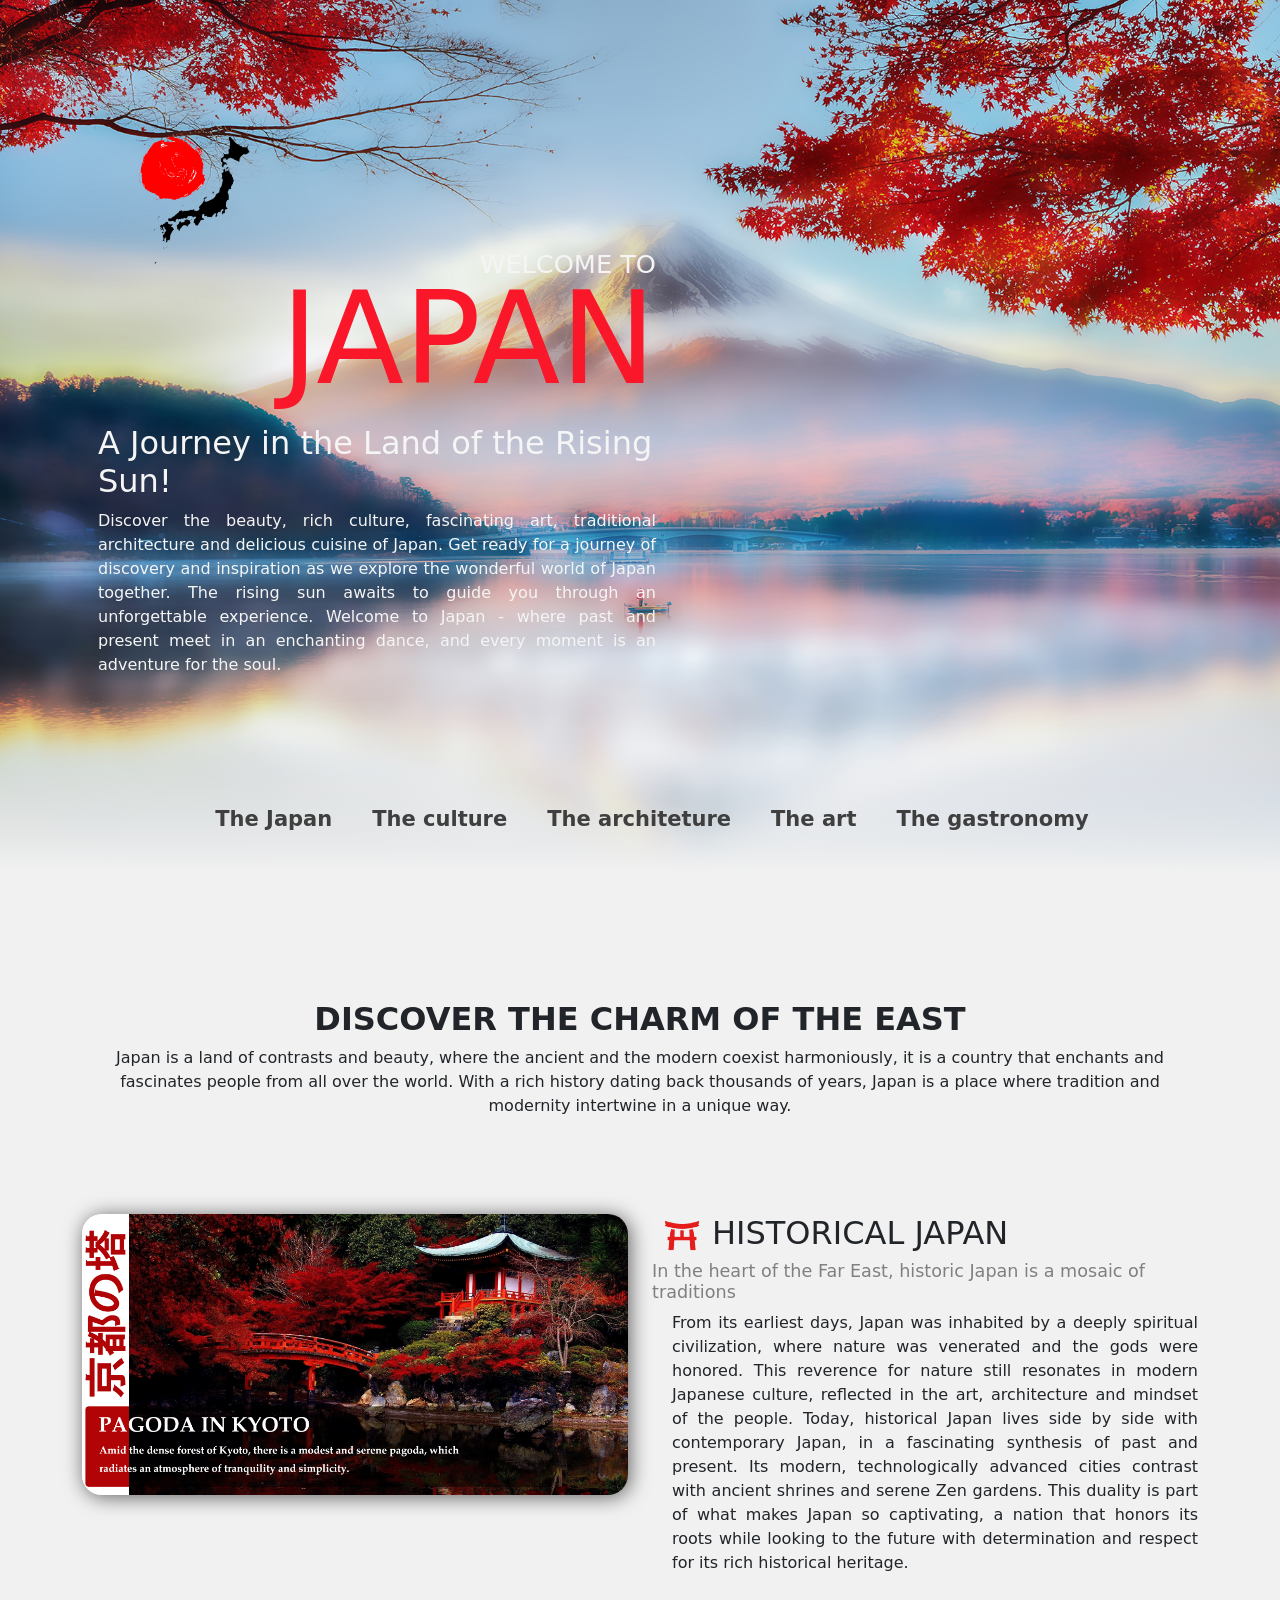
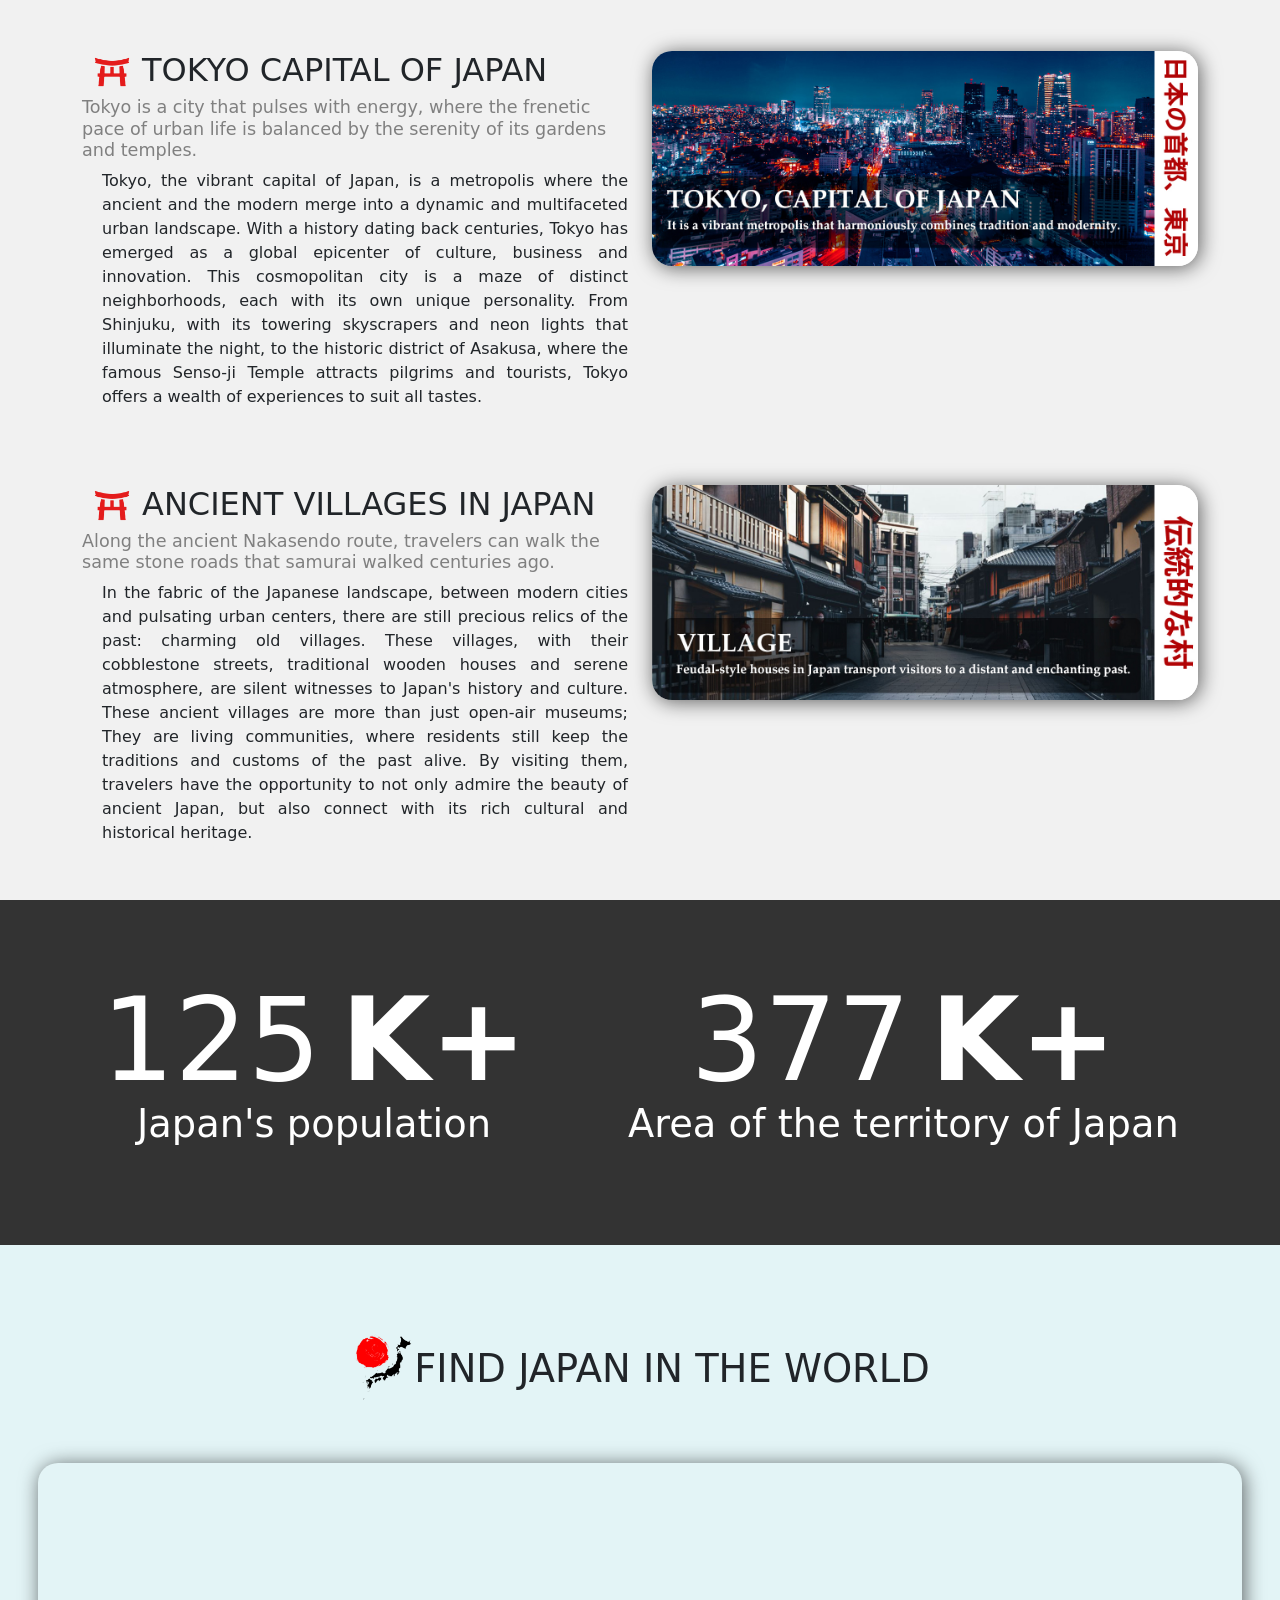
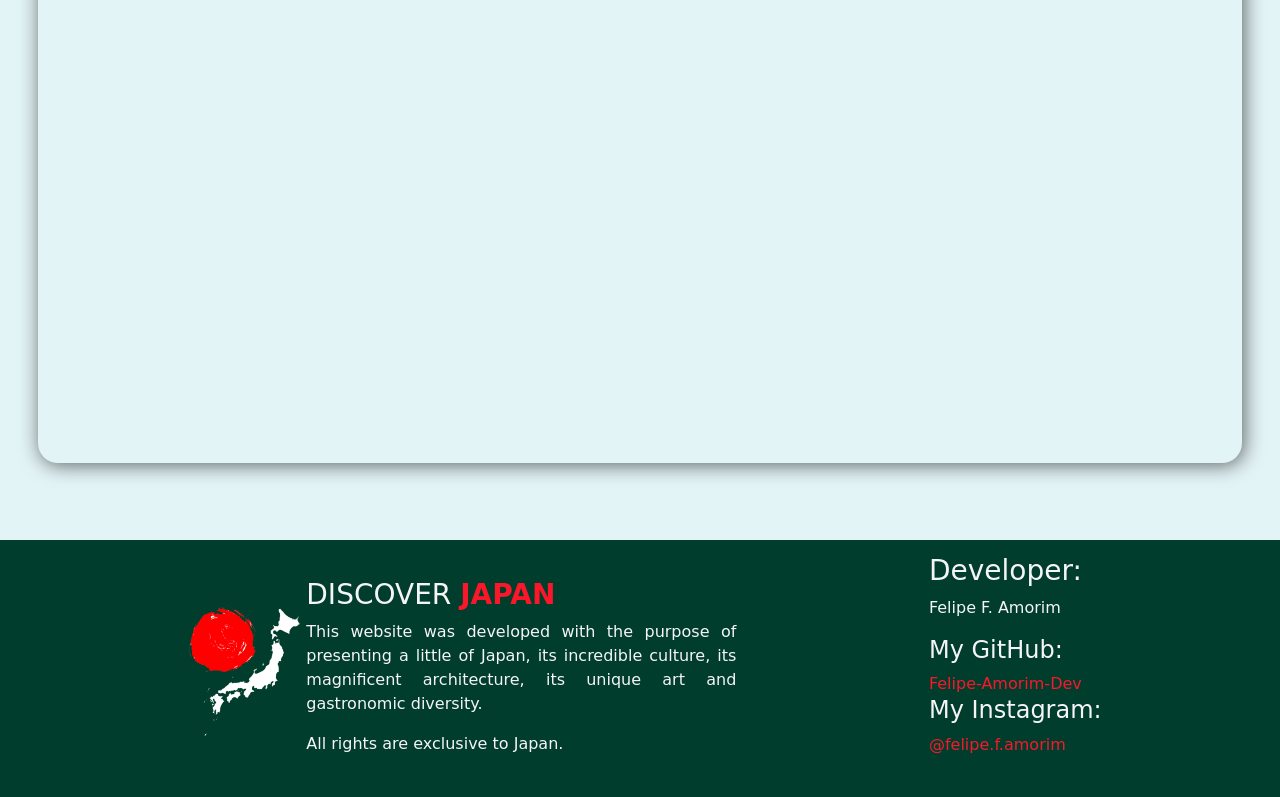
<file: index.html>
<!DOCTYPE html>
<html lang="en">
<head>
    <meta charset="UTF-8">
    <meta name="viewport" content="width=device-width, initial-scale=1.0">
    <title>Japan Journey</title>
    <link rel="shortcut icon" href="/IMG/ICO/pageIcon.png">

    <link rel="stylesheet" href="/CSS/bootstrap.min.css">
    <link rel="stylesheet" href="/CSS/Style.css">
</head>
<body>    
    <div class="container-fluid">
        <nav class="menu col-12">            
            <a href="#about">The Japan</a>
            <a href="/PAGES/Culture.html">The culture</a>
            <a href="/PAGES/Architecture.html">The architeture</a>
            <a href="/PAGES/Art.html">The art</a>
            <a href="/PAGES/Gastronomy.html">The gastronomy</a>                          
        </nav>
    </div>

    <div class="menu-responsivo">
        <div class="nav-side">
            <div id="nav-side-culture">
                <img src="/IMG/ICO/culture-ico.png" loading="lazy" alt="" class="cultureIcon">
                <a href="/PAGES/Culture.html">The culture</a>
            </div>
            <div id="nav-side-architecture">
                <img src="/IMG/ICO/culture-ico.png" loading="lazy" alt="" class="architetureIcon">
                <a href="/PAGES/Architecture.html">The architeture</a>
            </div>
            <div id="nav-side-art">
                <img src="/IMG/ICO/culture-ico.png" loading="lazy" alt="" class="artIcon">
                <a href="/PAGES/Art.html">The art</a>
            </div>
            <div id="nav-side-gastronomy">
                <img src="/IMG/ICO/culture-ico.png" loading="lazy" alt="" class="gastronomyIcon">
                <a href="/PAGES/Gastronomy.html">The gastronomy</a>
            </div>
        </div>
    </div>

    <div class="logo">
        <img src="IMG/Logo/Japan_logo.png" loading="lazy" alt="">
    </div>

    <header class="d-flex justify-content-center align-items-center">
        <section class="banner container">
            <article class="banner-intro m-3 col-md-6 col-sm-4 text-md-start text-center">
                <div class="banner-intro-title">
                    <div class="text-center text-sm-end">
                        <h1 class="display-6">Welcome to</h1>
                    </div>
                    <div class="subTitle text-center text-sm-end">
                        <h2>Japan</h2>
                    </div>
                </div>
                <div class="banner-intro-text">
                    <h2>A Journey in the Land of the Rising Sun!</h2>
                    <p>Discover the beauty, rich culture, fascinating art, traditional architecture and delicious cuisine of Japan.
                    Get ready for a journey of discovery and inspiration as we explore the wonderful world of Japan together. The rising sun awaits to guide you through an unforgettable experience. Welcome to Japan - where past and present meet in an enchanting dance, and every moment is an adventure for the soul.</p>
                </div>                
            </article>               
        </section>        
        </div>
        <div class="Transition"></div>      
    </header>        

    <div class="division">        
    </div>

    <main>
        <div class="container">
            <div class="about-content col-12" id="about">
                <div class="about-titulo row">
                    <h2>Discover the Charm of the East</h2>
                </div>
                <div class="about-text row">
                    <p>Japan is a land of contrasts and beauty, where the ancient and the modern coexist harmoniously, it is a country that enchants and fascinates people from all over the world. With a rich history dating back thousands of years, Japan is a place where tradition and modernity intertwine in a unique way.</p>
                </div>
            </div>
        </div>
    
        <div class="container" id="about">
            <section class="about-section-historia d-flex">
                <article class="about-historia row">
                    <div class="historia-img col-lg">
                        <img src="/IMG/Japan_landscape_01-V2.jpg" loading="lazy" alt="">
                    </div>
                    <div class="historia-text col-lg">
                        <h2><img src="/IMG/ICO/category_icon.png" loading="lazy" alt="">Historical Japan</h2>
                        <h3>In the heart of the Far East, historic Japan is a mosaic of traditions</h3>
                        <p>
                            From its earliest days, Japan was inhabited by a deeply spiritual civilization, where nature was venerated and the gods were honored. This reverence for nature still resonates in modern Japanese culture, reflected in the art, architecture and mindset of the people.
                            Today, historical Japan lives side by side with contemporary Japan, in a fascinating synthesis of past and present. Its modern, technologically advanced cities contrast with ancient shrines and serene Zen gardens. This duality is part of what makes Japan so captivating, a nation that honors its roots while looking to the future with determination and respect for its rich historical heritage.
                        </p>
                    </div>
                </article>            
            </section>
    
            <section class="about-section-tokyo d-flex">
                <article class="about-tokyo row">
                    <div class="tokyo-text col-lg">
                        <h2><img src="/IMG/ICO/category_icon.png" loading="lazy" alt="">Tokyo capital of Japan</h2>
                        <h3>Tokyo is a city that pulses with energy, where the frenetic pace of urban life is balanced by the serenity of its gardens and temples.</h3>
                        <p>
                            Tokyo, the vibrant capital of Japan, is a metropolis where the ancient and the modern merge into a dynamic and multifaceted urban landscape. With a history dating back centuries, Tokyo has emerged as a global epicenter of culture, business and innovation.
                            This cosmopolitan city is a maze of distinct neighborhoods, each with its own unique personality. From Shinjuku, with its towering skyscrapers and neon lights that illuminate the night, to the historic district of Asakusa, where the famous Senso-ji Temple attracts pilgrims and tourists, Tokyo offers a wealth of experiences to suit all tastes.
                        </p>                    
                    </div>
                    <div class="tokyo-img col-lg">
                        <img src="/IMG/Japan_landscape_02-V2.jpg" loading="lazy" alt="">
                    </div>
                </article>
            </section>
    
            <section class="about-section-vilage d-flex">
                <article class="about-vilage row">
                    <div class="vilage-text col-lg">
                        <h2><img src="/IMG/ICO/category_icon.png" loading="lazy" alt="">Ancient villages in Japan</h2>
                        <h3>Along the ancient Nakasendo route, travelers can walk the same stone roads that samurai walked centuries ago.</h3>
                        <p>
                            In the fabric of the Japanese landscape, between modern cities and pulsating urban centers, there are still precious relics of the past: charming old villages. These villages, with their cobblestone streets, traditional wooden houses and serene atmosphere, are silent witnesses to Japan's history and culture.
                            These ancient villages are more than just open-air museums; They are living communities, where residents still keep the traditions and customs of the past alive. By visiting them, travelers have the opportunity to not only admire the beauty of ancient Japan, but also connect with its rich cultural and historical heritage.
                        </p>                    
                    </div>
                    <div class="vilage-img col-lg">
                        <img src="/IMG/Japan_landscape_03-V2.jpg" loading="lazy" alt="">
                    </div>
                </article>
            </section>
        </div>

        <section class="inf-section">
            <article class="about-information row">                
                <div class="about-information-text d-flex flex-lg-row flex-sm-column flex-column">
                    <div class="about-information-population d-flex">
                        <p class="about-inf-numerical">125<strong>K+</strong></p>
                        <p class="about-inf-text">Japan's population</p>
                    </div>

                    <div class="about-information-area d-flex">
                        <p class="about-inf-numerical">377<strong>K+</strong></p>
                        <p class="about-inf-text">Area of the territory of Japan</p>
                    </div>
                </div>
            </article>
        </section>        
    
        <div class="about-map container-fluid">
            <div class="map-titulo d-flex">
                <h2 class="d-flex"><img src="/IMG/Logo/Japan_logo.png" loading="lazy" alt="">Find Japan in the world</h2>            
            </div>
            <section class="map">                
                <iframe class="col-12" loading="lazy" src="https://www.google.com/maps/embed?pb=!1m18!1m12!1m3!1d6629403.596700517!2d135.70969121298032!3d35.77504534491397!2m3!1f0!2f0!3f0!3m2!1i1024!2i768!4f13.1!3m3!1m2!1s0x34674e0fd77f192f%3A0xf54275d47c665244!2sJapan!5e0!3m2!1sen!2sbr!4v1710352855286!5m2!1sen!2sbr" width="800" height="600" style="border:0;" allowfullscreen="" loading="lazy" referrerpolicy="no-referrer-when-downgrade"></iframe>
            </section>
        </div>
    </main>    

    <footer>        
        <div class="container">
            <section class="section-footer d-flex flex-lg-row flex-sm-column flex-column">
                <div class="footer-about col-10 col-md-6 d-flex">
                    <div class="footer-logo">
                        <img src="/IMG/Logo/Japan_logo_alt.png" loading="lazy" alt="">
                    </div>
                    <div class="footer-about-text">
                        <h3>Discover <strong>Japan</strong></h3>
                        <p>This website was developed with the purpose of presenting a little of Japan, its incredible culture, its magnificent architecture, its unique art and gastronomic diversity.</p>
                        <p>All rights are exclusive to Japan.</p>
                    </div>
                </div>

                <div class="footer-developer d-flex flex-column">
                    <div class="footer-developer-title col text-center text-md-start">
                        <h3>Developer:</h3>
                        <p>Felipe F. Amorim</p>
                    </div>
                    <div class="footer-developer-social">
                        <h4>My GitHub:</h4>
                        <a href="https://github.com/Felipe-Amorim-Dev">Felipe-Amorim-Dev</a>
                        <h4>My Instagram:</h4>        
                        <a href="https://www.instagram.com/felipe.f.amorim/">@felipe.f.amorim</a>
                    </div>
                </div>
            </section>
        </div>
    </footer>    

</body>

<script src="/JS/bootstrap.min.js"></script>

</html>
</file>
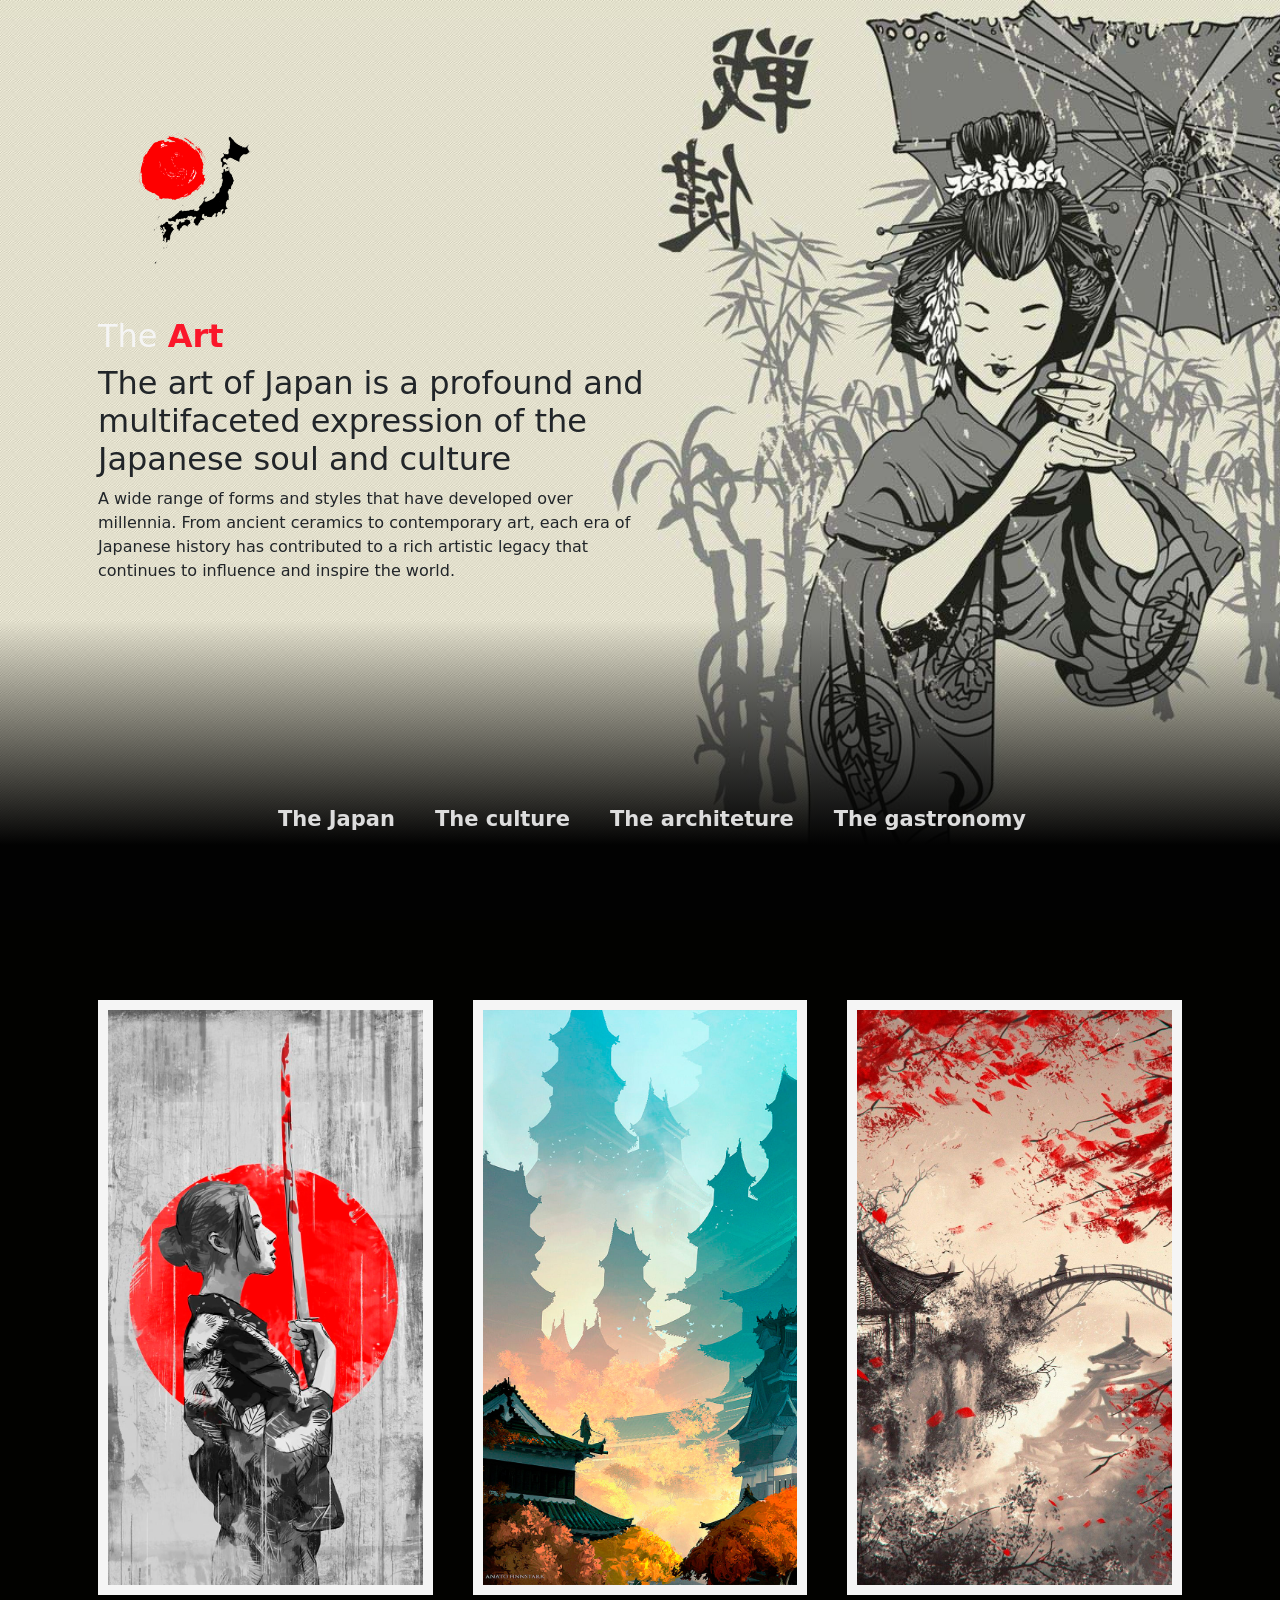
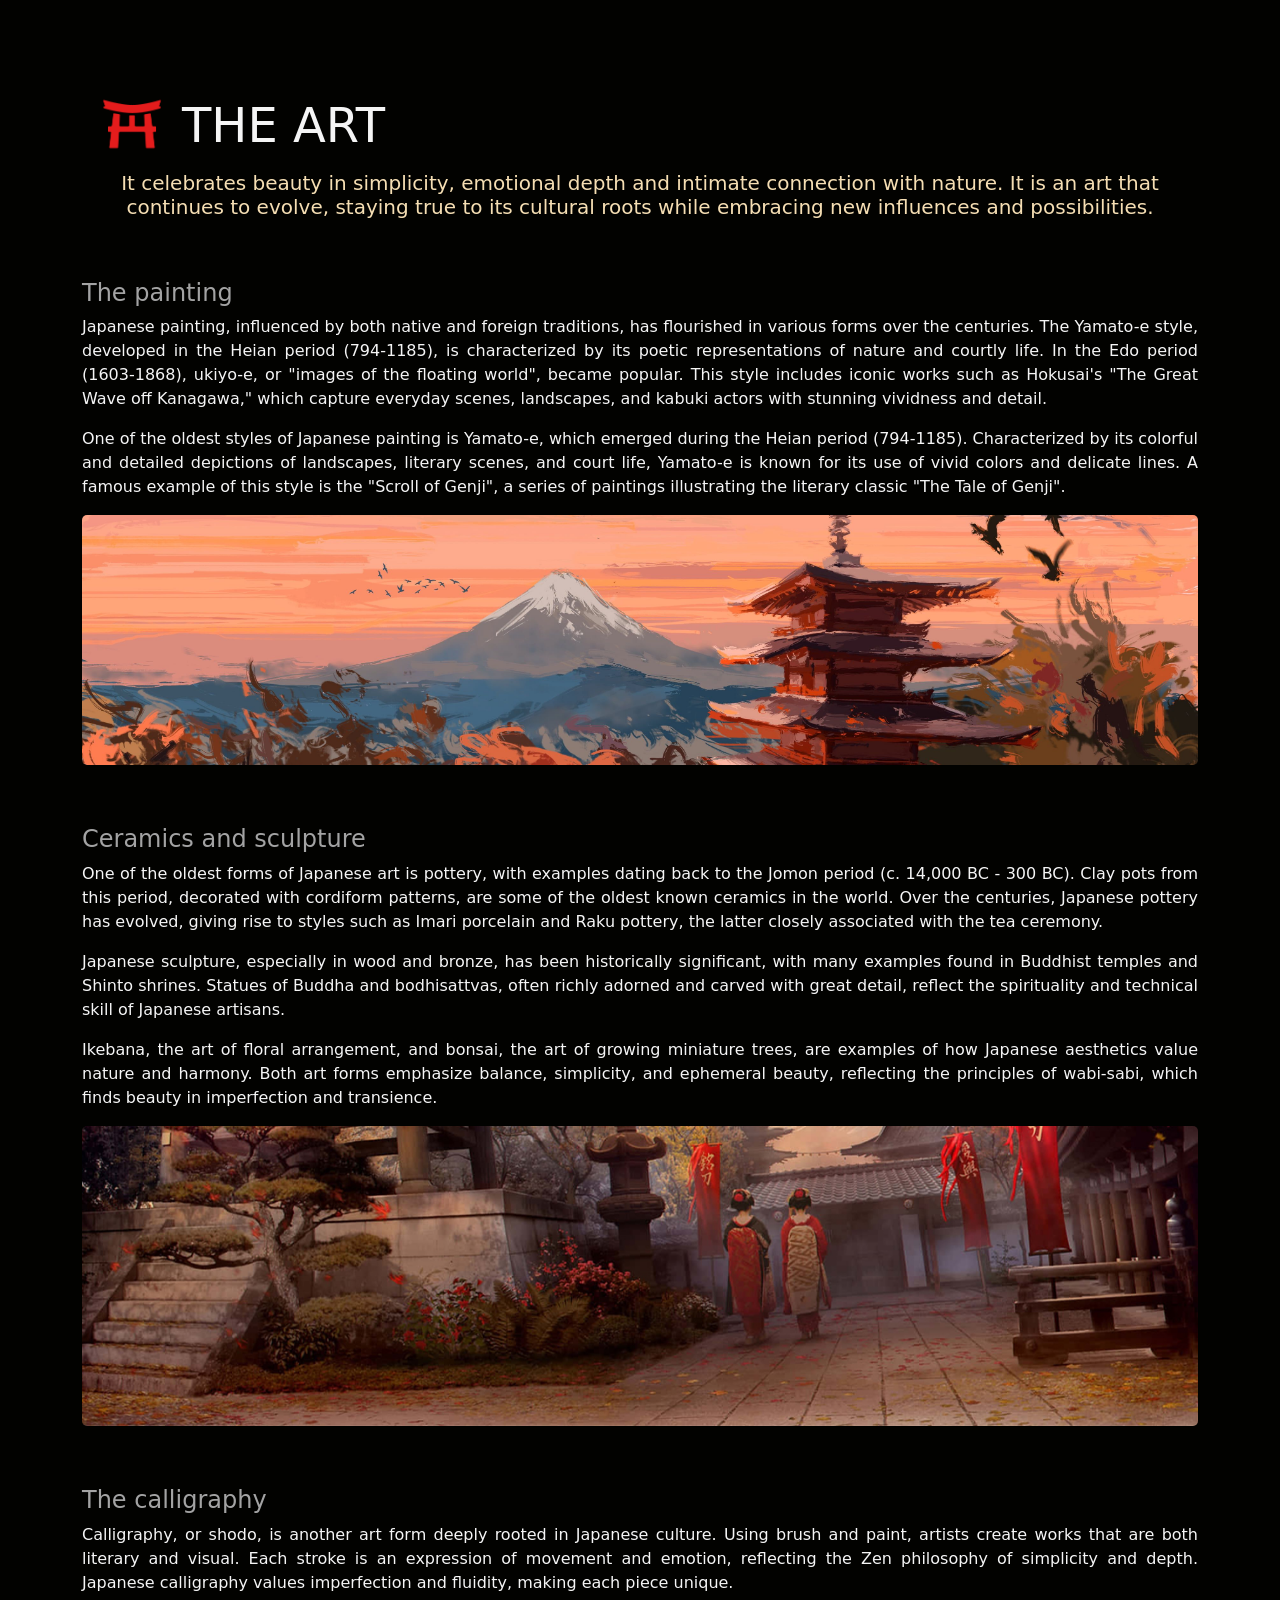
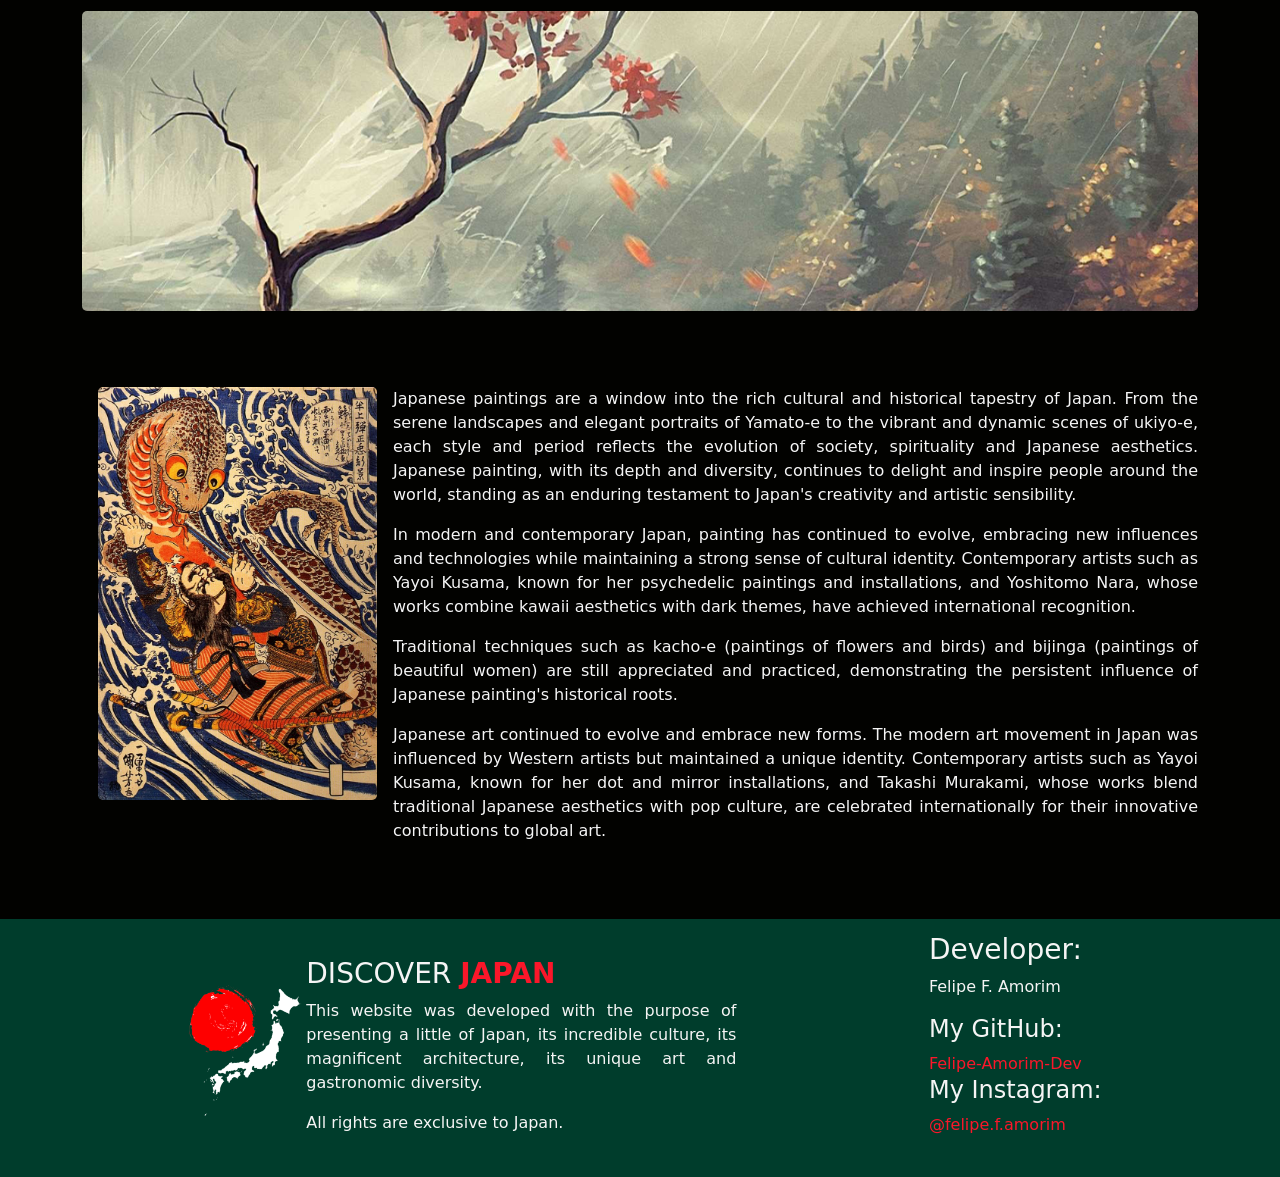
<file: PAGES/Art.html>
<!DOCTYPE html>
<html lang="en">
<head>
    <meta charset="UTF-8">
    <meta name="viewport" content="width=device-width, initial-scale=1.0">
    <title>Japan Journey the art</title>
    <link rel="shortcut icon" href="/IMG/ICO/pageIcon.png">

    <link rel="stylesheet" href="/CSS/bootstrap.min.css">
    <link rel="stylesheet" href="/CSS/Style-Art.css">
</head>
<body>

    <div class="container-fluid">
        <nav class="menu col-12">            
            <a href="#about">The Japan</a>
            <a href="/PAGES/Culture.html">The culture</a>
            <a href="/PAGES/Architecture.html">The architeture</a>            
            <a href="/PAGES/Gastronomy.html">The gastronomy</a>                
        </nav>
    </div>

    <div class="menu-responsivo">
        <div class="nav-side">
            <div id="nav-side-gastronomy">
                <img src="/IMG/ICO/culture-ico.png" loading="lazy" alt="" class="gastronomyIcon">
                <a href="/index.html">Home</a>
            </div>
            <div id="nav-side-culture">
                <img src="/IMG/ICO/culture-ico.png" loading="lazy" alt="" class="cultureIcon">
                <a href="/PAGES/Culture.html">The culture</a>
            </div>
            <div id="nav-side-architecture">
                <img src="/IMG/ICO/culture-ico.png" loading="lazy" alt="" class="architetureIcon">
                <a href="/PAGES/Architecture.html">The architeture</a>
            </div>            
            <div id="nav-side-gastronomy">
                <img src="/IMG/ICO/culture-ico.png" loading="lazy" alt="" class="gastronomyIcon">
                <a href="/PAGES/Gastronomy.html">The gastronomy</a>
            </div>
        </div>
    </div>

    <div class="logo">
        <img src="../IMG/Logo/Japan_logo.png" loading="lazy" alt="">
    </div>

    <header class="d-flex justify-content-center align-items-center">
        <section class="banner container">
            <article class="banner-intro m-3 col-md-6 col-sm-4 text-md-start text-center">
                <div class="banner-intro-title">
                    <h1 class="col-12">The <strong>Art</strong></h1>
                </div>
                <div class="banner-intro-text">
                    <h2>The art of Japan is a profound and multifaceted expression of the Japanese soul and culture</h2>
                    <p>A wide range of forms and styles that have developed over millennia. From ancient ceramics to contemporary art, each era of Japanese history has contributed to a rich artistic legacy that continues to influence and inspire the world.</p>
                </div>                
            </article>               
        </section>        
        </div>
        <div class="art-banner-divisor"></div>       
    </header>

    <main>
        <div class="container">
            <div class="art-gallery d-flex align-items-center justify-content-center flex-sm-wrap flex-md-nowrap">
                <img src="/IMG/Art/Japan_art_06.jpg" loading="lazy" alt="">
                <img src="/IMG/Art/Japan_art_05.jpg" loading="lazy" alt="">
                <img src="/IMG/Art/Japan_art_04.jpg" loading="lazy" alt="">
            </div>
            <section class="art">
                <article class="art-about">
                    <div class="art-about-title">
                        <h2><img src="/IMG/ICO/category_icon.png" loading="lazy" alt="">The Art</h2>
                        <h5>It celebrates beauty in simplicity, emotional depth and intimate connection with nature. It is an art that continues to evolve, staying true to its cultural roots while embracing new influences and possibilities.</h5>
                    </div>
                    <div class="art-about-text">

                        <div class="art-about-painting">
                            <h4>The painting</h4>
                            <p>Japanese painting, influenced by both native and foreign traditions, has flourished in various forms over the centuries. The Yamato-e style, developed in the Heian period (794-1185), is characterized by its poetic representations of nature and courtly life. In the Edo period (1603-1868), ukiyo-e, or "images of the floating world", became popular. This style includes iconic works such as Hokusai's "The Great Wave off Kanagawa," which capture everyday scenes, landscapes, and kabuki actors with stunning vividness and detail.</p>

                            <p>One of the oldest styles of Japanese painting is Yamato-e, which emerged during the Heian period (794-1185). Characterized by its colorful and detailed depictions of landscapes, literary scenes, and court life, Yamato-e is known for its use of vivid colors and delicate lines. A famous example of this style is the "Scroll of Genji", a series of paintings illustrating the literary classic "The Tale of Genji".</p>
                            <div class="art-about-painting-img"></div>
                        </div>

                        <div class="art-about-ceramics">
                            <h4>Ceramics and sculpture</h4>
                            <p>One of the oldest forms of Japanese art is pottery, with examples dating back to the Jomon period (c. 14,000 BC - 300 BC). Clay pots from this period, decorated with cordiform patterns, are some of the oldest known ceramics in the world. Over the centuries, Japanese pottery has evolved, giving rise to styles such as Imari porcelain and Raku pottery, the latter closely associated with the tea ceremony.</p>

                            <p>Japanese sculpture, especially in wood and bronze, has been historically significant, with many examples found in Buddhist temples and Shinto shrines. Statues of Buddha and bodhisattvas, often richly adorned and carved with great detail, reflect the spirituality and technical skill of Japanese artisans.</p>

                            <p>Ikebana, the art of floral arrangement, and bonsai, the art of growing miniature trees, are examples of how Japanese aesthetics value nature and harmony. Both art forms emphasize balance, simplicity, and ephemeral beauty, reflecting the principles of wabi-sabi, which finds beauty in imperfection and transience.</p>

                            <div class="art-about-ceramics-img"></div>
                        </div>

                        <div class="art-about-calligraphy">
                            <h4>The calligraphy</h4>
                            <p>Calligraphy, or shodo, is another art form deeply rooted in Japanese culture. Using brush and paint, artists create works that are both literary and visual. Each stroke is an expression of movement and emotion, reflecting the Zen philosophy of simplicity and depth. Japanese calligraphy values ​​imperfection and fluidity, making each piece unique.</p>
                            <div class="art-about-calligraphy-img"></div>
                        </div>

                        <div class="art-about-end d-flex justify-content-center flex-wrap flex-md-nowrap">
                            <div class="art-about-end-img col-3 m-3">
                                <img src="/IMG/Art/Japan_art_07.jpg" loading="lazy" alt="">
                            </div>

                            <div class="mt-3">
                                <p>Japanese paintings are a window into the rich cultural and historical tapestry of Japan. From the serene landscapes and elegant portraits of Yamato-e to the vibrant and dynamic scenes of ukiyo-e, each style and period reflects the evolution of society, spirituality and Japanese aesthetics. Japanese painting, with its depth and diversity, continues to delight and inspire people around the world, standing as an enduring testament to Japan's creativity and artistic sensibility.</p>                            

                                <p>In modern and contemporary Japan, painting has continued to evolve, embracing new influences and technologies while maintaining a strong sense of cultural identity. Contemporary artists such as Yayoi Kusama, known for her psychedelic paintings and installations, and Yoshitomo Nara, whose works combine kawaii aesthetics with dark themes, have achieved international recognition.</p>

                                <p>Traditional techniques such as kacho-e (paintings of flowers and birds) and bijinga (paintings of beautiful women) are still appreciated and practiced, demonstrating the persistent influence of Japanese painting's historical roots.</p>

                                <p>Japanese art continued to evolve and embrace new forms. The modern art movement in Japan was influenced by Western artists but maintained a unique identity. Contemporary artists such as Yayoi Kusama, known for her dot and mirror installations, and Takashi Murakami, whose works blend traditional Japanese aesthetics with pop culture, are celebrated internationally for their innovative contributions to global art.</p>
                            </div>                            
                        </div>
                    </div>
                </article>
            </section>
        </div>
    </main>

    <footer>
        <div class="container">
            <section class="section-footer d-flex flex-lg-row flex-sm-column flex-column">
                <div class="footer-about col-10 col-md-6 d-flex">
                    <div class="footer-logo">
                        <img src="/IMG/Logo/Japan_logo_alt.png" loading="lazy" alt="">
                    </div>
                    <div class="footer-about-text">
                        <h3>Discover <strong>Japan</strong></h3>
                        <p>This website was developed with the purpose of presenting a little of Japan, its incredible culture, its magnificent architecture, its unique art and gastronomic diversity.</p>
                        <p>All rights are exclusive to Japan.</p>
                    </div>
                </div>

                <div class="footer-developer d-flex flex-column">
                    <div class="footer-developer-title col text-center text-md-start">
                        <h3>Developer:</h3>
                        <p>Felipe F. Amorim</p>
                    </div>
                    <div class="footer-developer-social">
                        <h4>My GitHub:</h4>
                        <a href="https://github.com/Felipe-Amorim-Dev">Felipe-Amorim-Dev</a>
                        <h4>My Instagram:</h4>        
                        <a href="https://www.instagram.com/felipe.f.amorim/">@felipe.f.amorim</a>
                    </div>
                </div>
            </section>
        </div>
    </footer>
</body>
</html>
</file>
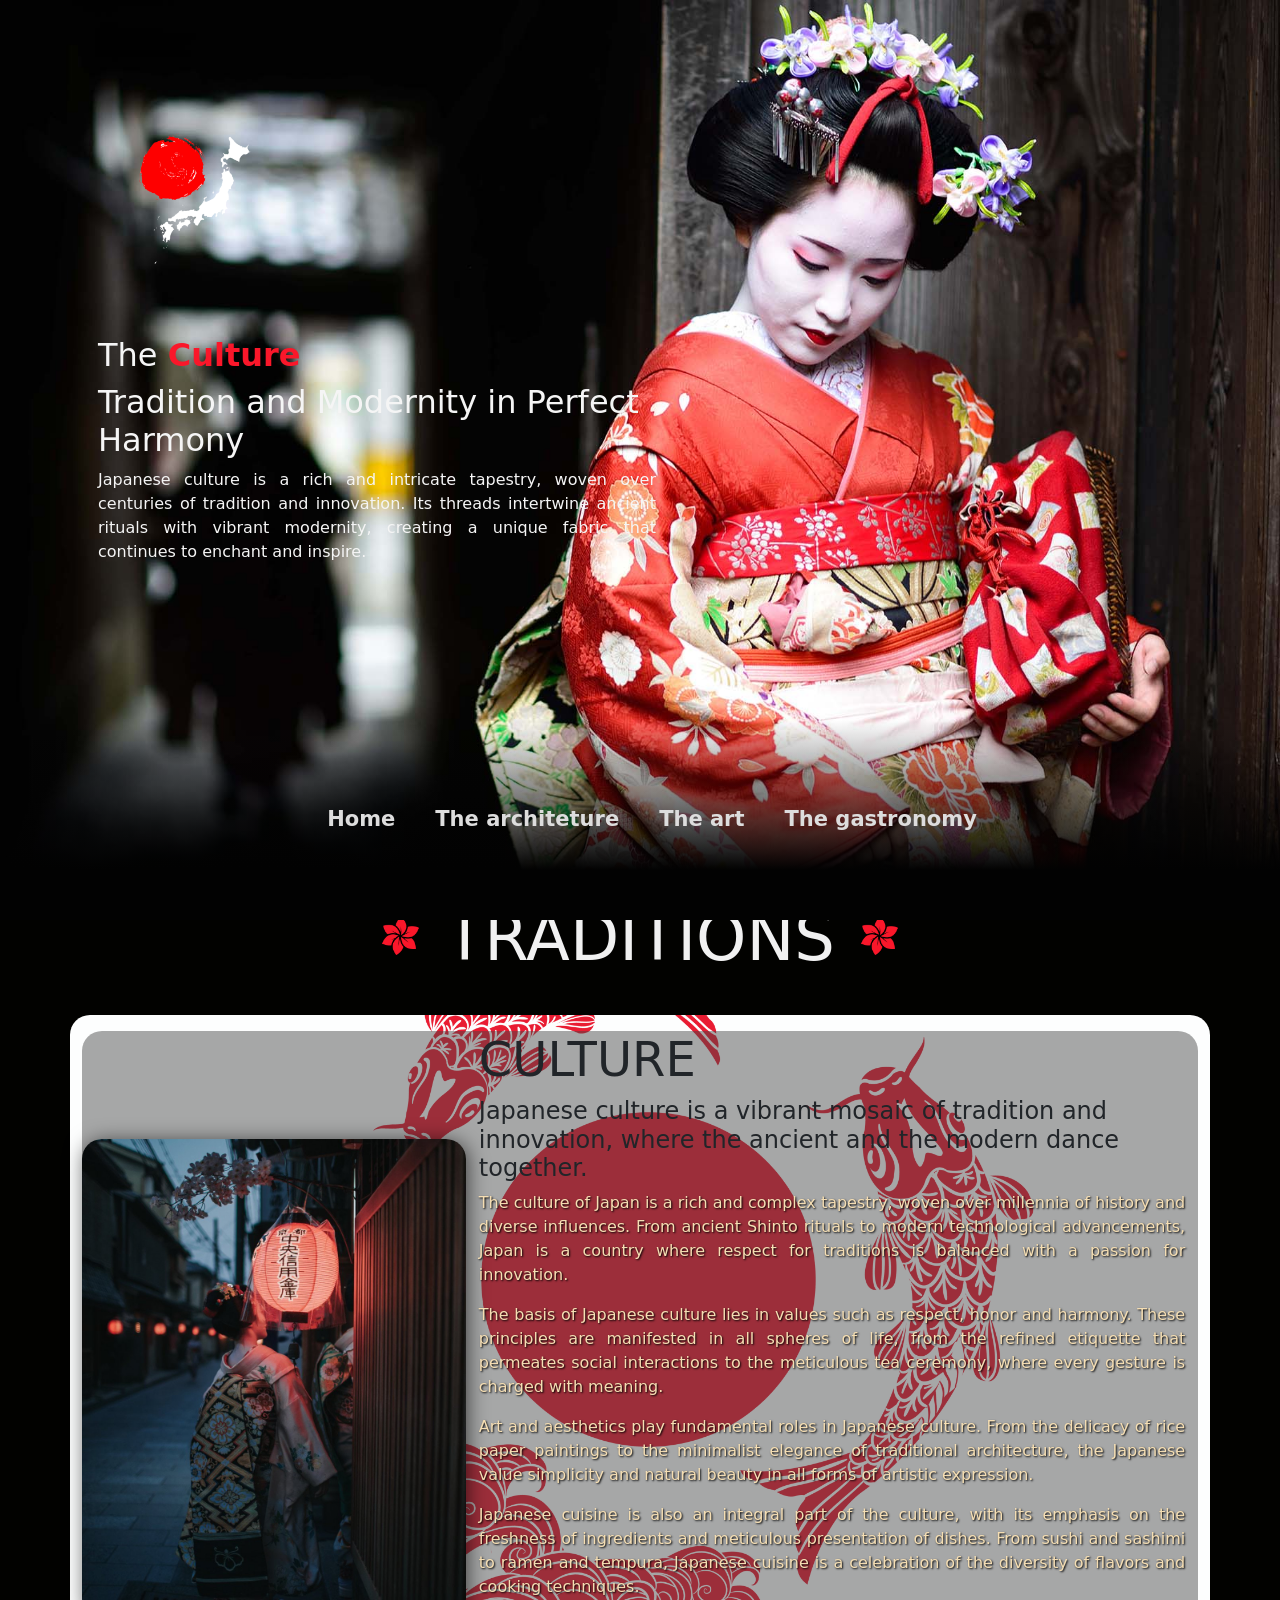
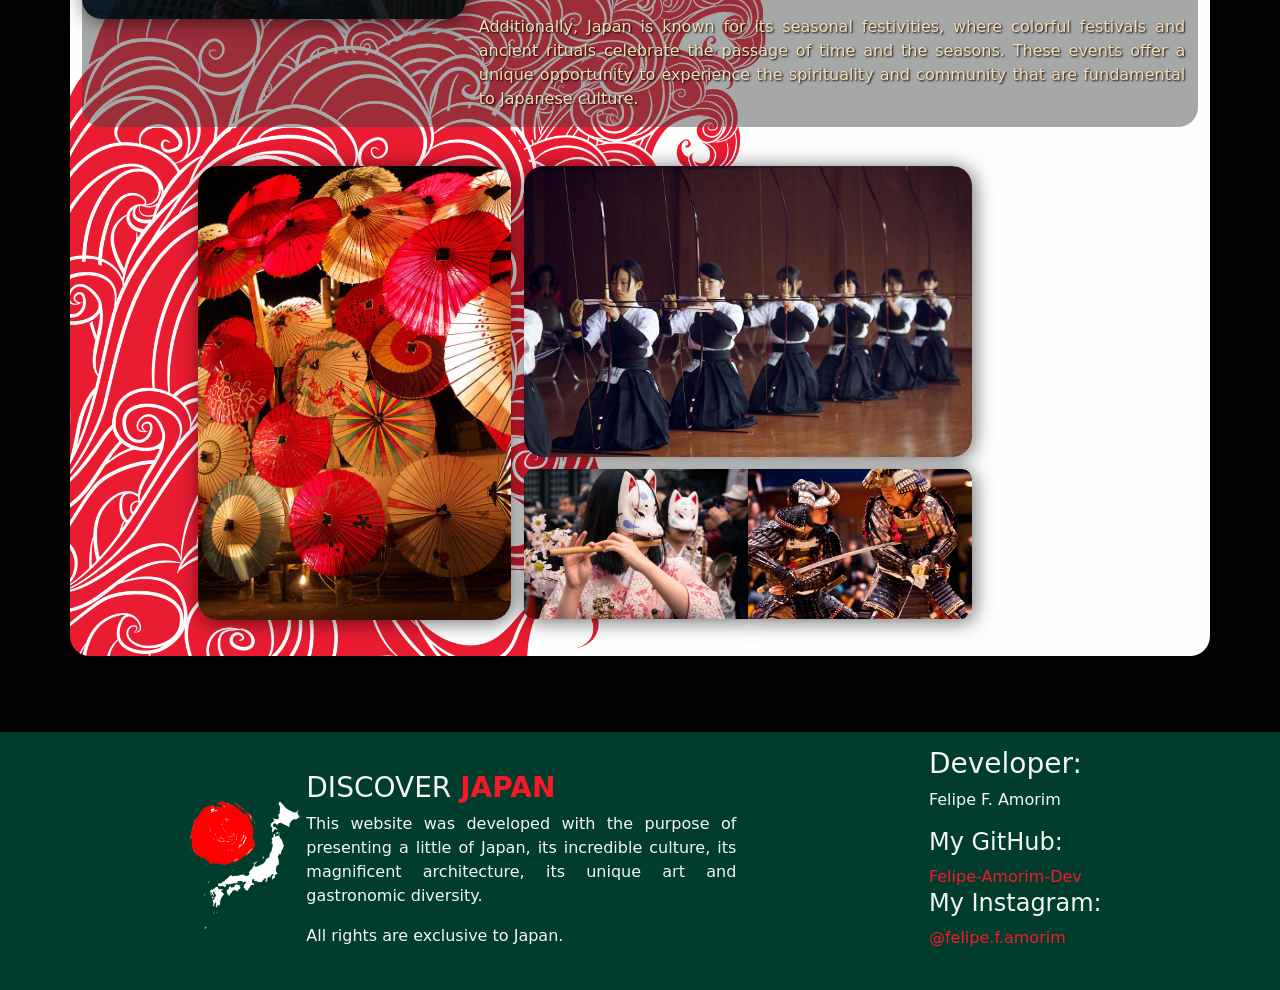
<file: PAGES/Culture.html>
<!DOCTYPE html>
<html lang="en">
<head>
    <meta charset="UTF-8">
    <meta name="viewport" content="width=device-width, initial-scale=1.0">
    <title>Japan Journey the culture</title>
    <link rel="shortcut icon" href="/IMG/ICO/pageIcon.png">

    <link rel="stylesheet" href="/CSS/bootstrap.min.css">
    <link rel="stylesheet" href="/CSS/Style-Culture.css">

</head>
<body>
    <div class="container-fluid">
        <nav class="menu col-12">
            <a href="/index.html">Home</a>                       
            <a href="/PAGES/Architecture.html">The architeture</a>
            <a href="/PAGES/Art.html">The art</a>
            <a href="/PAGES/Gastronomy.html">The gastronomy</a>                
        </nav>
    </div>

    <div class="menu-responsivo">
        <div class="nav-side">
            <div id="nav-side-gastronomy">
                <img src="/IMG/ICO/culture-ico.png" loading="lazy" alt="" class="gastronomyIcon">
                <a href="/index.html">Home</a>
            </div>
            <div id="nav-side-architecture">
                <img src="/IMG/ICO/culture-ico.png" loading="lazy" alt="" class="architetureIcon">
                <a href="/PAGES/Architecture.html">The architeture</a>
            </div>
            <div id="nav-side-art">
                <img src="/IMG/ICO/culture-ico.png" loading="lazy" alt="" class="artIcon">
                <a href="/PAGES/Art.html">The art</a>
            </div>
            <div id="nav-side-gastronomy">
                <img src="/IMG/ICO/culture-ico.png" loading="lazy" alt="" class="gastronomyIcon">
                <a href="/PAGES/Gastronomy.html">The gastronomy</a>
            </div>
        </div>
    </div>

    <div class="logo">
        <img src="../IMG/Logo/Japan_logo_alt.png" loading="lazy" alt="">
    </div>

    <header class="d-flex justify-content-center align-items-center">
        <section class="banner container">
            <article class="banner-intro m-3 col-md-6 col-sm-4 text-md-start text-center">
                <div class="banner-intro-title">
                    <h1 class="col-12">The <strong>Culture</strong></h1>
                </div>
                <div class="banner-intro-text">
                    <h2>Tradition and Modernity in Perfect Harmony</h2>
                    <p>Japanese culture is a rich and intricate tapestry, woven over centuries of tradition and innovation. Its threads intertwine ancient rituals with vibrant modernity, creating a unique fabric that continues to enchant and inspire.</p>
                </div>                
            </article>               
        </section>        
        </div>
        <div class="culture-banner-divisor"></div>       
    </header>        

    <main>

        <div class="culture-title">
            <h2><img src="/IMG/ICO/culture-ico.png" loading="lazy" alt="">Traditions<img src="/IMG/ICO/culture-ico.png" loading="lazy" alt=""></h2>
        </div>

        <section class="culture-section pt-3 container">            
            <article class="culture-text col d-flex flex-column flex-lg-row">
                <img class="col-12 col-lg-5 col-md-12 col-sm-12 mb-4 mb-lg-0" src="/IMG/Culture/Japan_culture_05.jpg" loading="lazy" alt="">
                <div class="d-flex flex-column">
                    <h2>Culture</h2>
                    <h3>Japanese culture is a vibrant mosaic of tradition and innovation, where the ancient and the modern dance together.</h3>

                    <p>The culture of Japan is a rich and complex tapestry, woven over millennia of history and diverse influences. From ancient Shinto rituals to modern technological advancements, Japan is a country where respect for traditions is balanced with a passion for innovation.

                    <p>The basis of Japanese culture lies in values such as respect, honor and harmony. These principles are manifested in all spheres of life, from the refined etiquette that permeates social interactions to the meticulous tea ceremony, where every gesture is charged with meaning.</p>
                        
                    <p>Art and aesthetics play fundamental roles in Japanese culture. From the delicacy of rice paper paintings to the minimalist elegance of traditional architecture, the Japanese value simplicity and natural beauty in all forms of artistic expression.</p>
                        
                    <p>Japanese cuisine is also an integral part of the culture, with its emphasis on the freshness of ingredients and meticulous presentation of dishes. From sushi and sashimi to ramen and tempura, Japanese cuisine is a celebration of the diversity of flavors and cooking techniques.</p>
                        
                    <p>Additionally, Japan is known for its seasonal festivities, where colorful festivals and ancient rituals celebrate the passage of time and the seasons. These events offer a unique opportunity to experience the spirituality and community that are fundamental to Japanese culture.</p>

                </div>
            </article>

            <article class="culture-gallery pb-4 d-flex">
                <div class="gallery-primary-img">
                    <img src="/IMG/Culture/Japan_culture_07.jpg" loading="lazy" alt="">                    
                </div>
                <div class="gallery-secondary-img col-6 d-flex flex-column">
                    <img src="/IMG/Culture/Japan_culture_06.jpg" loading="lazy" alt="">                    
                    <div class="sub-secondary-img d-flex flex-row">
                        <img src="/IMG/Culture/Japan_culture_02.jpg" loading="lazy" alt="">                        
                        <img src="/IMG/Culture/Japan_culture_04.jpg" loading="lazy" alt="">                        
                    </div>
                </div>                
            </article>

            
        </section>
    </main>

    <footer>        
    <div class="container">
        <section class="section-footer d-flex flex-lg-row flex-sm-column flex-column">
            <div class="footer-about col-10 col-md-6 d-flex">
                <div class="footer-logo">
                    <img src="/IMG/Logo/Japan_logo_alt.png" loading="lazy" alt="">
                </div>
                <div class="footer-about-text">
                    <h3>Discover <strong>Japan</strong></h3>
                    <p>This website was developed with the purpose of presenting a little of Japan, its incredible culture, its magnificent architecture, its unique art and gastronomic diversity.</p>
                    <p>All rights are exclusive to Japan.</p>
                </div>
            </div>

            <div class="footer-developer d-flex flex-column">
                <div class="footer-developer-title col text-center text-md-start">
                    <h3>Developer:</h3>
                    <p>Felipe F. Amorim</p>
                </div>
                <div class="footer-developer-social">
                    <h4>My GitHub:</h4>
                    <a href="https://github.com/Felipe-Amorim-Dev">Felipe-Amorim-Dev</a>
                    <h4>My Instagram:</h4>        
                    <a href="https://www.instagram.com/felipe.f.amorim/">@felipe.f.amorim</a>
                </div>
            </div>
        </section>
    </div>
    </footer>    

</body>
</html>
</file>
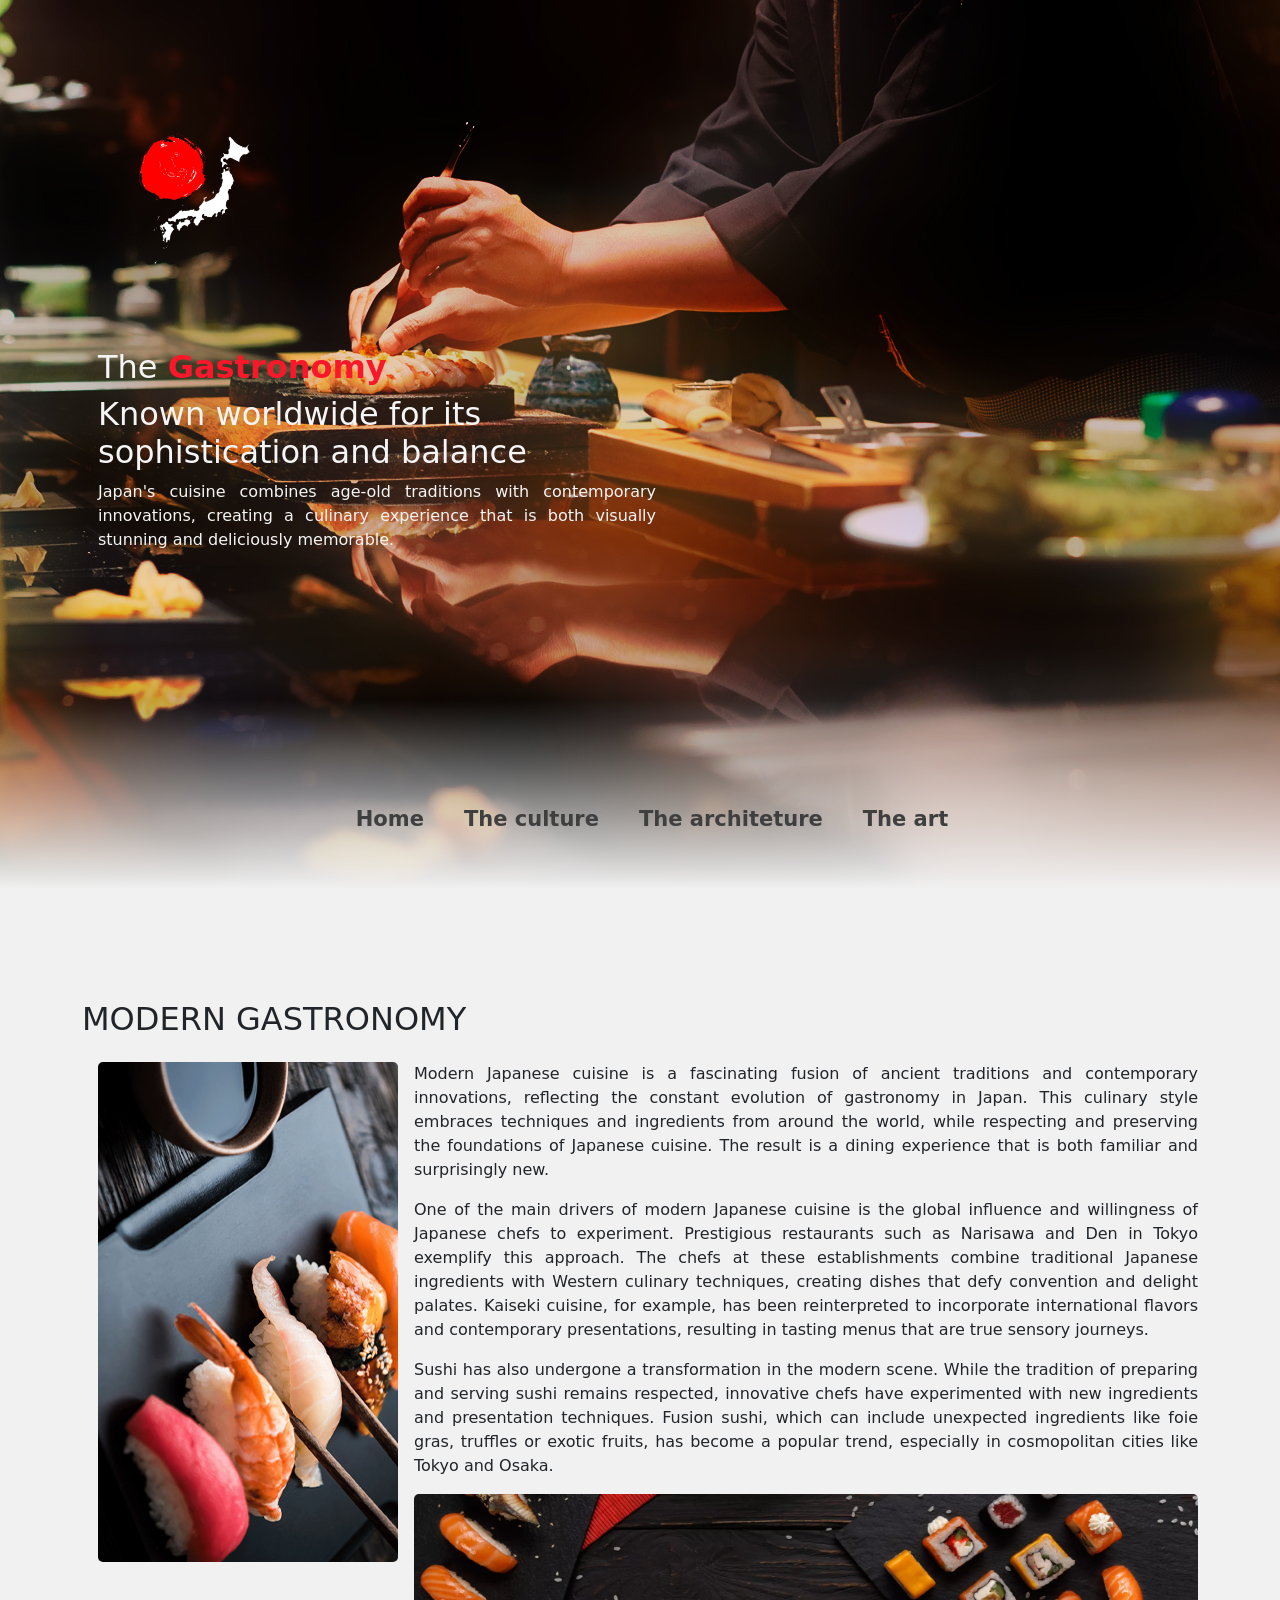
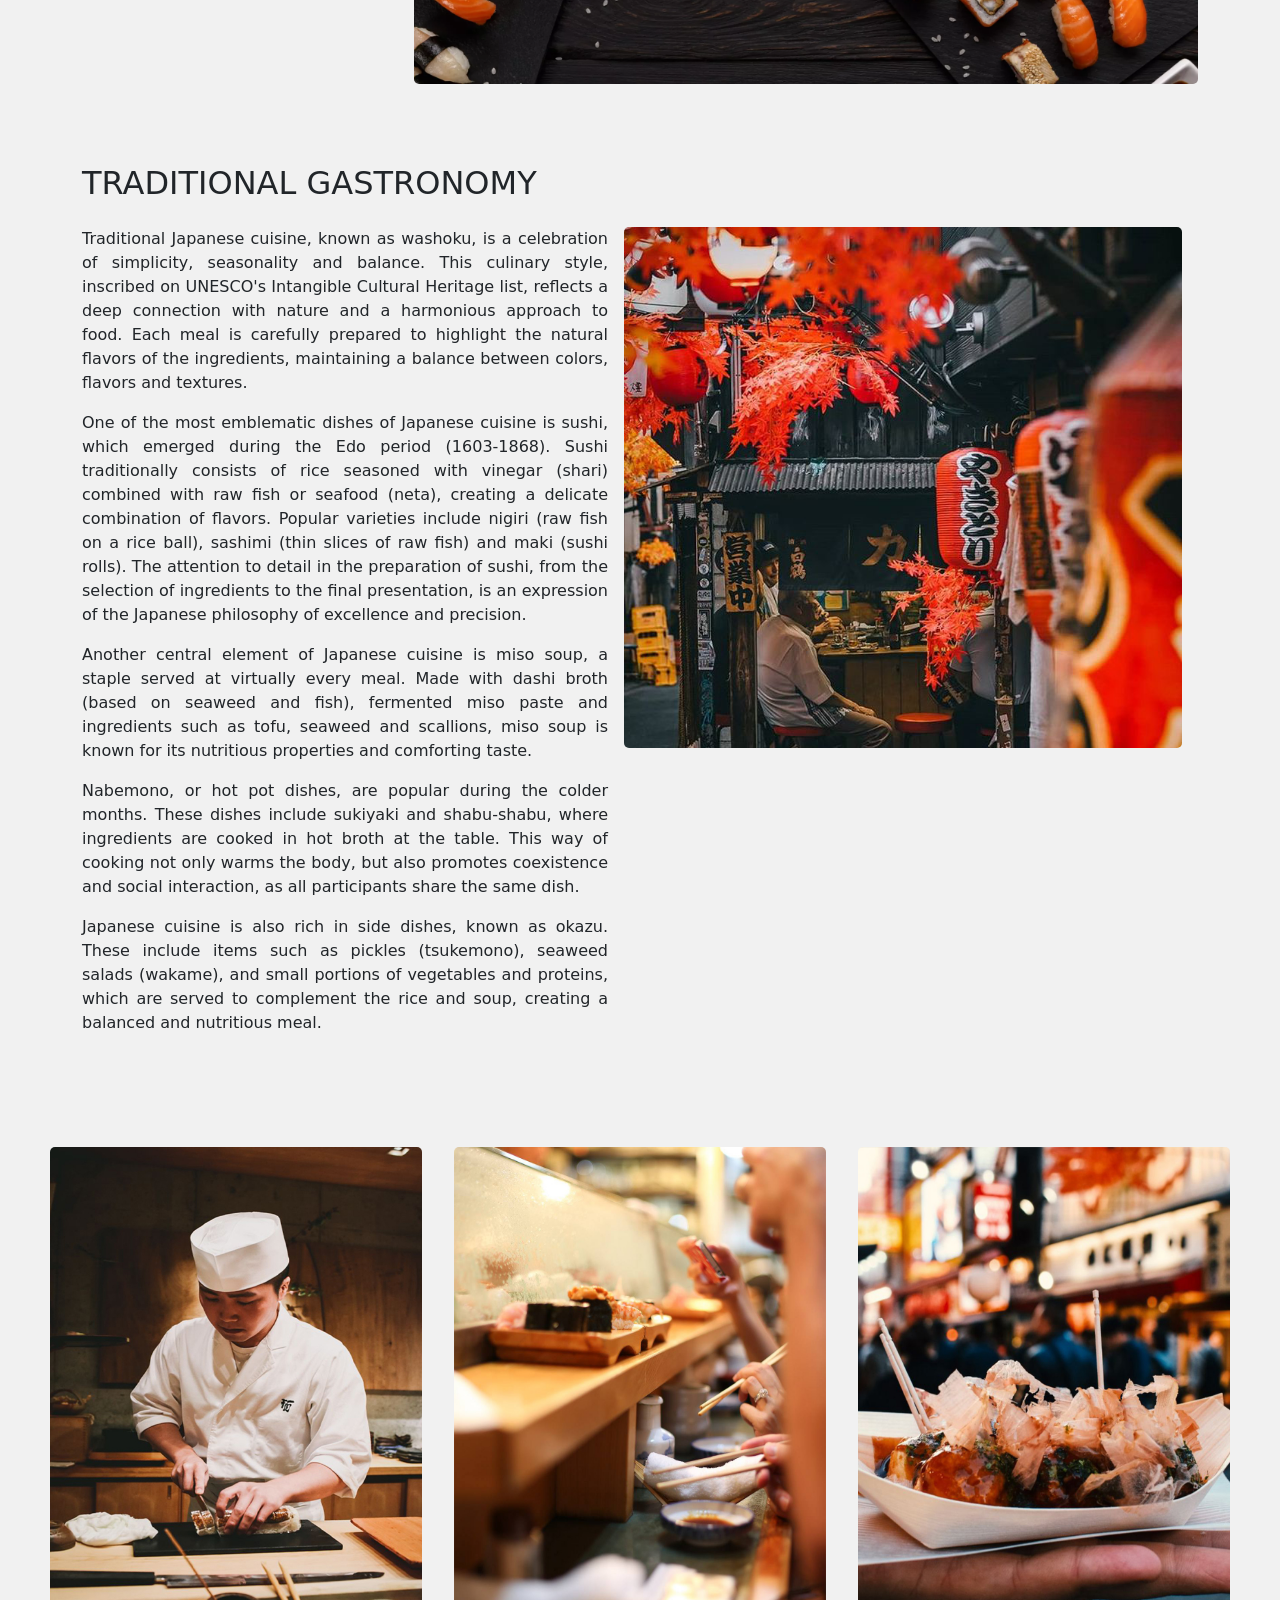
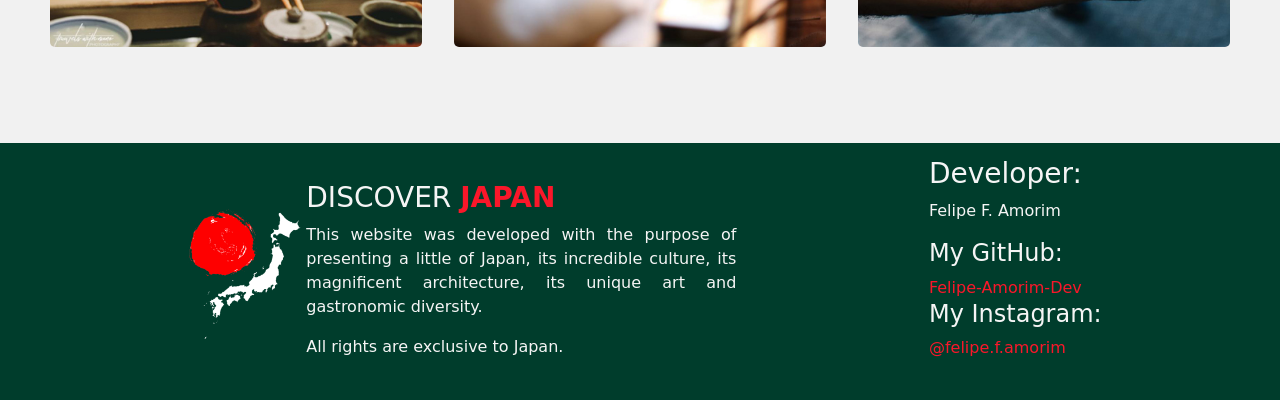
<file: PAGES/Gastronomy.html>
<!DOCTYPE html>
<html lang="en">
<head>
    <meta charset="UTF-8">
    <meta name="viewport" content="width=device-width, initial-scale=1.0">
    <title>Japan Journey the gastronomy</title>
    <link rel="shortcut icon" href="/IMG/ICO/pageIcon.png">

    <link rel="stylesheet" href="/CSS/bootstrap.min.css">
    <link rel="stylesheet" href="/CSS/Style-Gastronomy.css">
</head>
<body>
    <div class="container-fluid">
        <nav class="menu col-12">
            <a href="/index.html">Home</a> 
            <a href="/PAGES/Culture.html">The culture</a>                      
            <a href="/PAGES/Architecture.html">The architeture</a>
            <a href="/PAGES/Art.html">The art</a>                            
        </nav>
    </div>

    <div class="menu-responsivo">
        <div class="nav-side">
            <div id="nav-side-gastronomy">
                <img src="/IMG/ICO/culture-ico.png" loading="lazy" alt="" class="gastronomyIcon">
                <a href="/index.html">Home</a>
            </div>
            <div id="nav-side-culture">
                <img src="/IMG/ICO/culture-ico.png" loading="lazy" alt="" class="cultureIcon">
                <a href="/PAGES/Culture.html">The culture</a>
            </div>
            <div id="nav-side-architecture">
                <img src="/IMG/ICO/culture-ico.png" loading="lazy" alt="" class="architetureIcon">
                <a href="/PAGES/Architecture.html">The architeture</a>
            </div>
            <div id="nav-side-art">
                <img src="/IMG/ICO/culture-ico.png" loading="lazy" alt="" class="artIcon">
                <a href="/PAGES/Art.html">The art</a>
            </div>            
        </div>
    </div>

    <div class="logo">
        <img src="../IMG/Logo/Japan_logo_alt.png" loading="lazy" alt="">
    </div>

    <header class="d-flex justify-content-center align-items-center">
        <section class="banner container">
            <article class="banner-intro m-3 col-md-6 col-sm-4 text-md-start text-center">
                <div class="banner-intro-title">
                    <h1 class="col-12">The <strong>Gastronomy</strong></h1>
                </div>
                <div class="banner-intro-text">
                    <h2>Known worldwide for its sophistication and balance</h2>
                    <p>Japan's cuisine combines age-old traditions with contemporary innovations, creating a culinary experience that is both visually stunning and deliciously memorable.</p>
                </div>                
            </article>               
        </section>        
        </div>
        <div class="gastronomy-banner-divisor"></div>       
    </header>        

    <main>
        <div class="container">
            <section class="gastronomy">
                <div class="gastronomy-modern-title text-center text-md-start">
                    <h2>Modern gastronomy</h2>
                </div>
                <article class="gastronomy-modern d-flex flex-wrap flex-md-nowrap justify-content-center">                                        
                    <div class="gastronomy-modern-img m-3">
                        <img src="/IMG/Gastronomy/Japan_gastronomy_01_V2.jpg" alt="">
                    </div>
                    <div class="gastronomy-modern-text mt-3">
                        <p>Modern Japanese cuisine is a fascinating fusion of ancient traditions and contemporary innovations, reflecting the constant evolution of gastronomy in Japan. This culinary style embraces techniques and ingredients from around the world, while respecting and preserving the foundations of Japanese cuisine. The result is a dining experience that is both familiar and surprisingly new.</p>

                        <p>One of the main drivers of modern Japanese cuisine is the global influence and willingness of Japanese chefs to experiment. Prestigious restaurants such as Narisawa and Den in Tokyo exemplify this approach. The chefs at these establishments combine traditional Japanese ingredients with Western culinary techniques, creating dishes that defy convention and delight palates. Kaiseki cuisine, for example, has been reinterpreted to incorporate international flavors and contemporary presentations, resulting in tasting menus that are true sensory journeys.</p>

                        <p>Sushi has also undergone a transformation in the modern scene. While the tradition of preparing and serving sushi remains respected, innovative chefs have experimented with new ingredients and presentation techniques. Fusion sushi, which can include unexpected ingredients like foie gras, truffles or exotic fruits, has become a popular trend, especially in cosmopolitan cities like Tokyo and Osaka.</p>
                        <img src="/IMG/Gastronomy/japan-gastronomy-bg-02.jpg" loading="lazy" alt="">
                    </div>
                </article>

                <div class="gastronomy-traditional-title text-center text-md-start">
                    <h2>Traditional gastronomy</h2>
                </div>
                <article class="gastronomy-traditional d-flex flex-wrap flex-md-nowrap justify-content-center">                                                            
                    <div class="gastronomy-traditional-text mt-3">
                        <p>Traditional Japanese cuisine, known as washoku, is a celebration of simplicity, seasonality and balance. This culinary style, inscribed on UNESCO's Intangible Cultural Heritage list, reflects a deep connection with nature and a harmonious approach to food. Each meal is carefully prepared to highlight the natural flavors of the ingredients, maintaining a balance between colors, flavors and textures.</p>

                        <p>One of the most emblematic dishes of Japanese cuisine is sushi, which emerged during the Edo period (1603-1868). Sushi traditionally consists of rice seasoned with vinegar (shari) combined with raw fish or seafood (neta), creating a delicate combination of flavors. Popular varieties include nigiri (raw fish on a rice ball), sashimi (thin slices of raw fish) and maki (sushi rolls). The attention to detail in the preparation of sushi, from the selection of ingredients to the final presentation, is an expression of the Japanese philosophy of excellence and precision.</p>

                        <p>Another central element of Japanese cuisine is miso soup, a staple served at virtually every meal. Made with dashi broth (based on seaweed and fish), fermented miso paste and ingredients such as tofu, seaweed and scallions, miso soup is known for its nutritious properties and comforting taste.</p>
                        
                        <p>Nabemono, or hot pot dishes, are popular during the colder months. These dishes include sukiyaki and shabu-shabu, where ingredients are cooked in hot broth at the table. This way of cooking not only warms the body, but also promotes coexistence and social interaction, as all participants share the same dish.</p>

                        <p>Japanese cuisine is also rich in side dishes, known as okazu. These include items such as pickles (tsukemono), seaweed salads (wakame), and small portions of vegetables and proteins, which are served to complement the rice and soup, creating a balanced and nutritious meal.</p>
                    </div>
                    <div class="gastronomy-traditional-img col-12 col-md-6 m-3">
                        <img src="/IMG/Gastronomy/Japan_streetfood_06.jpg" loading="lazy" alt="">
                    </div>
                </article>
            </section>

            <section class="gastronomy-galerry d-flex justify-content-center flex-wrap flex-md-nowrap">                
                <div class="col-12 col-md-4 m-3">    
                    <img src="/IMG/Gastronomy/Japan_streetfood_08.jpg" loading="lazy" alt="">
                </div>
                <div class="col-12 col-md-4 m-3">
                    <img src="/IMG/Gastronomy/Japan_streetfood_05.jpg" loading="lazy" alt="">
                </div>
                <div class="col-12 col-md-4 m-3">
                    <img src="/IMG/Gastronomy/Japan_streetfood_01.jpg" loading="lazy" alt="">                
                </div>
            </section>
        </div>
    </main>

    <footer>        
        <div class="container">
            <section class="section-footer d-flex flex-lg-row flex-sm-column flex-column">
                <div class="footer-about col-10 col-md-6 d-flex">
                    <div class="footer-logo">
                        <img src="/IMG/Logo/Japan_logo_alt.png" loading="lazy" alt="">
                    </div>
                    <div class="footer-about-text">
                        <h3>Discover <strong>Japan</strong></h3>
                        <p>This website was developed with the purpose of presenting a little of Japan, its incredible culture, its magnificent architecture, its unique art and gastronomic diversity.</p>
                        <p>All rights are exclusive to Japan.</p>
                    </div>
                </div>

                <div class="footer-developer d-flex flex-column">
                    <div class="footer-developer-title col text-center text-md-start">
                        <h3>Developer:</h3>
                        <p>Felipe F. Amorim</p>
                    </div>
                    <div class="footer-developer-social">
                        <h4>My GitHub:</h4>
                        <a href="https://github.com/Felipe-Amorim-Dev">Felipe-Amorim-Dev</a>
                        <h4>My Instagram:</h4>        
                        <a href="https://www.instagram.com/felipe.f.amorim/">@felipe.f.amorim</a>
                    </div>
                </div>
            </section>
        </div>
    </footer>    

</body>
</html>
</file>
<file: CSS/Style.css>
* {
  margin: 0;
  padding: 0;
}

html {
  overflow-x: hidden;
}

body {
  background-color: #f1f1f1;
}

a {
  text-decoration: none;
  color: white;
}

.menu {
  width: 100%;
  height: auto;
  display: flex;
  flex-wrap: wrap;
  justify-content: center;
  align-items: center;
  position: absolute;
  bottom: 5%;
  z-index: 100;
}
.menu a {
  padding: 20px;
  font-size: 21px;
  color: rgb(63, 63, 63);
  font-weight: bold;
}
.menu a:hover {
  color: #fa172a;
}

.menu-responsivo {
  width: -moz-fit-content;
  width: fit-content;
  height: auto;
  position: fixed;
  top: 30%;
  left: -160px;
  z-index: 10;
  background-color: rgba(54, 54, 82, 0.5);
  border-radius: 0 20px 20px 0;
  display: none;
}
.menu-responsivo #nav-side-culture {
  padding: 20px;
}
.menu-responsivo #nav-side-culture img {
  width: 20px;
  height: auto;
  margin-bottom: 3px;
}
.menu-responsivo #nav-side-architecture {
  padding: 20px;
}
.menu-responsivo #nav-side-architecture img {
  width: 20px;
  height: auto;
  margin-bottom: 3px;
}
.menu-responsivo #nav-side-art {
  padding: 20px;
}
.menu-responsivo #nav-side-art img {
  width: 20px;
  height: auto;
  margin-bottom: 3px;
}
.menu-responsivo #nav-side-gastronomy {
  padding: 20px;
}
.menu-responsivo #nav-side-gastronomy img {
  width: 20px;
  height: auto;
  margin-bottom: 3px;
}
.menu-responsivo a:hover {
  color: #fa172a;
}

.menu-responsivo:hover {
  transform: translatex(160px);
}

.logo {
  position: absolute;
  top: 10vw;
  left: 10vw;
}
.logo img {
  width: 10vw;
  height: -moz-fit-content;
  height: fit-content;
}

header {
  width: 100%;
  height: 100vh;
  background-color: rgb(190, 247, 247);
  background-image: url(/IMG/Japan_banner_blur_01.jpg);
  background-position: center;
  background-repeat: no-repeat;
  background-size: cover;
  background-attachment: fixed;
}
header .banner-intro p {
  text-align: justify;
}

.banner-intro-title h1 {
  position: relative;
  bottom: -2vw;
  color: whitesmoke;
  text-transform: uppercase;
  font-size: 2vw;
}
.banner-intro-title h1 strong {
  color: #fa172a;
}
.banner-intro-title .subTitle h2 {
  text-transform: uppercase;
  color: #fa172a;
  font-size: 10vw;
}

.banner-intro-text {
  color: whitesmoke;
}

.Transition {
  width: 100vw;
  height: 200px;
  background: rgb(241, 241, 241);
  background: linear-gradient(0deg, rgb(241, 241, 241) 0%, rgb(241, 241, 241) 14%, rgba(255, 255, 255, 0) 100%);
  position: absolute;
  bottom: 0px;
}

.division {
  width: 100vw;
  height: 100px;
  background-color: #f1f1f1;
  transform: translateY(-20px);
}

.about-content {
  text-align: center;
}
.about-content h2 {
  font-weight: bold;
  text-transform: uppercase;
}

.about-section-historia {
  margin-top: 80px;
}
.about-section-historia .historia-img img {
  width: 100%;
  height: auto;
  border-radius: 20px;
  box-shadow: 2px 2px 20px rgba(0, 0, 0, 0.6);
  margin-bottom: 40px;
}
.about-section-historia .historia-text {
  width: -moz-fit-content;
  width: fit-content;
  height: auto;
}
.about-section-historia .historia-text h2 {
  text-transform: uppercase;
}
.about-section-historia .historia-text h2 img {
  width: 60px;
  height: auto;
}
.about-section-historia .historia-text h3 {
  font-size: 1.1rem;
  color: gray;
}
.about-section-historia .historia-text p {
  text-align: justify;
  margin-left: 20px;
}

.about-section-tokyo {
  margin-top: 60px;
}
.about-section-tokyo .tokyo-text {
  width: -moz-fit-content;
  width: fit-content;
  height: auto;
}
.about-section-tokyo .tokyo-text h2 {
  text-transform: uppercase;
}
.about-section-tokyo .tokyo-text h2 img {
  width: 60px;
  height: auto;
}
.about-section-tokyo .tokyo-text h3 {
  font-size: 1.1rem;
  color: grey;
}
.about-section-tokyo .tokyo-text p {
  text-align: justify;
  margin-left: 20px;
}
.about-section-tokyo .tokyo-img img {
  width: 100%;
  height: auto;
  border-radius: 20px;
  box-shadow: 2px 2px 20px rgba(0, 0, 0, 0.6);
}

.about-section-vilage {
  margin-top: 60px;
}
.about-section-vilage .vilage-text {
  width: -moz-fit-content;
  width: fit-content;
  height: auto;
}
.about-section-vilage .vilage-text h2 {
  text-transform: uppercase;
}
.about-section-vilage .vilage-text h2 img {
  width: 60px;
  height: auto;
}
.about-section-vilage .vilage-text h3 {
  font-size: 1.1rem;
  color: grey;
}
.about-section-vilage .vilage-text p {
  text-align: justify;
  margin-left: 20px;
}
.about-section-vilage .vilage-img img {
  width: 100%;
  height: auto;
  border-radius: 20px;
  box-shadow: 2px 2px 20px rgba(0, 0, 0, 0.6);
}

.inf-section {
  margin-top: 3vw;
  background-color: rgb(51, 51, 51);
}

.about-information-text {
  justify-content: space-evenly;
  align-items: center;
  padding-bottom: 6vw;
}
.about-information-text .about-information-population {
  flex-direction: column;
  justify-content: center;
  align-items: center;
  margin-top: 8vw;
}
.about-information-text .about-information-population .about-inf-numerical {
  font-size: 9vw;
  line-height: 6vw;
  color: white;
}
.about-information-text .about-information-population .about-inf-numerical strong {
  margin-left: 20px;
}
.about-information-text .about-information-population .about-inf-text {
  font-size: 3vw;
  color: white;
}
.about-information-text .about-information-area {
  flex-direction: column;
  justify-content: center;
  align-items: center;
  margin-top: 8vw;
}
.about-information-text .about-information-area .about-inf-numerical {
  font-size: 9vw;
  line-height: 6vw;
  color: white;
}
.about-information-text .about-information-area .about-inf-numerical strong {
  margin-left: 20px;
}
.about-information-text .about-information-area .about-inf-text {
  font-size: 3vw;
  color: white;
}

.about-map {
  background-color: rgba(208, 247, 252, 0.4235294118);
  padding: 6vw 0 6vw 0;
}
.about-map .map-titulo {
  justify-content: center;
  align-items: center;
}
.about-map .map-titulo h2 {
  width: 100vw;
  height: auto;
  padding: 10px 30px 10px 30px;
  justify-content: center;
  align-items: center;
  font-size: 3vw;
  text-transform: uppercase;
}
.about-map .map-titulo h2 img {
  width: 5vw;
  height: auto;
}
.about-map .map {
  display: flex;
  justify-content: center;
  align-items: center;
  padding: 0 3vw 0 3vw;
}
.about-map .map iframe {
  margin-top: 3vw;
  border-radius: 20px;
  box-shadow: 2px 2px 20px rgba(0, 0, 0, 0.6);
}

footer {
  background-color: #003d2c;
  padding-bottom: 2vw;
}

.section-footer {
  width: 100%;
  height: auto;
  justify-content: space-around;
  align-items: center;
}
.section-footer .footer-about {
  justify-content: center;
  align-items: center;
  padding-top: 3vw;
}
.section-footer .footer-about .footer-logo img {
  width: 10vw;
  height: auto;
}
.section-footer .footer-about .footer-about-text {
  width: -moz-fit-content;
  width: fit-content;
  height: auto;
}
.section-footer .footer-about .footer-about-text h3 {
  color: whitesmoke;
  text-align: justify;
  text-transform: uppercase;
}
.section-footer .footer-about .footer-about-text strong {
  color: #fa172a;
}
.section-footer .footer-about .footer-about-text p {
  color: whitesmoke;
  text-align: justify;
}
.section-footer .footer-developer {
  width: -moz-fit-content;
  width: fit-content;
  height: auto;
}
.section-footer .footer-developer .footer-developer-title h3 {
  color: whitesmoke;
}
.section-footer .footer-developer .footer-developer-title p {
  color: whitesmoke;
}
.section-footer .footer-developer .footer-developer-social h4 {
  color: whitesmoke;
}
.section-footer .footer-developer .footer-developer-social a {
  color: #fa172a;
}

@media only screen and (min-width: 260px) and (max-width: 678px) {
  .menu {
    display: none;
  }
  .menu-responsivo {
    display: block;
  }
  .menu-responsivo:hover {
    transform: translatex(160px);
  }
}/*# sourceMappingURL=Style.css.map */
</file>
<file: CSS/Style-Art.css>
* {
  margin: 0;
  padding: 0;
}

html {
  overflow-x: hidden;
}

body {
  background-color: #f1f1f1;
}

a {
  text-decoration: none;
  color: white;
}

@font-face {
  font-family: chalk;
  src: url();
}
.menu {
  width: 100%;
  height: auto;
  display: flex;
  flex-wrap: wrap;
  justify-content: center;
  align-items: center;
  position: absolute;
  bottom: 5%;
  z-index: 100;
}
.menu a {
  padding: 20px;
  font-size: 21px;
  color: rgb(221, 221, 221);
  font-weight: bold;
}
.menu a:hover {
  color: #fa172a;
}

.menu-responsivo {
  width: -moz-fit-content;
  width: fit-content;
  height: auto;
  position: fixed;
  top: 30%;
  left: -160px;
  z-index: 10;
  background-color: rgba(54, 54, 82, 0.5);
  border-radius: 0 20px 20px 0;
  display: none;
}
.menu-responsivo #nav-side-culture {
  padding: 20px;
}
.menu-responsivo #nav-side-culture img {
  width: 20px;
  height: auto;
  margin-bottom: 3px;
}
.menu-responsivo #nav-side-architecture {
  padding: 20px;
}
.menu-responsivo #nav-side-architecture img {
  width: 20px;
  height: auto;
  margin-bottom: 3px;
}
.menu-responsivo #nav-side-art {
  padding: 20px;
}
.menu-responsivo #nav-side-art img {
  width: 20px;
  height: auto;
  margin-bottom: 3px;
}
.menu-responsivo #nav-side-gastronomy {
  padding: 20px;
}
.menu-responsivo #nav-side-gastronomy img {
  width: 20px;
  height: auto;
  margin-bottom: 3px;
}
.menu-responsivo a:hover {
  color: #fa172a;
}

.menu-responsivo:hover {
  transform: translatex(160px);
}

.logo {
  position: absolute;
  top: 10vw;
  left: 10vw;
}
.logo img {
  width: 10vw;
  height: -moz-fit-content;
  height: fit-content;
}

header {
  width: 100%;
  height: 100vh;
  background-color: rgb(190, 247, 247);
  background-image: url(/IMG/Art/Japan_art_01.jpg);
  background-position: center;
  background-repeat: no-repeat;
  background-size: cover;
  background-attachment: fixed;
}

.banner-intro-title h1 {
  color: whitesmoke;
  font-size: 200%;
}
.banner-intro-title h1 strong {
  color: #fa172a;
}

.art-banner-divisor {
  width: 100vw;
  height: 300px;
  position: absolute;
  bottom: -20px;
  background: rgb(2, 2, 2);
  background: linear-gradient(0deg, rgb(2, 2, 2) 0%, rgb(2, 2, 2) 25%, rgba(255, 255, 255, 0) 100%);
}

.art-about-title {
  margin-bottom: 30px;
}
.art-about-title h2 {
  text-transform: uppercase;
  font-size: 3rem;
  color: whitesmoke;
}
.art-about-title h2 img {
  margin-bottom: 10px;
  width: 100px;
  height: auto;
}
.art-about-title h5 {
  text-align: center;
  color: wheat;
}

.art-gallery {
  margin: 80px 0 80px 0;
}
.art-gallery img {
  margin: 20px;
  width: 30%;
  height: auto;
  border: 10px solid whitesmoke;
}

.art-about-painting {
  margin: 60px 0 60px 0;
}
.art-about-painting h4 {
  color: rgb(163, 163, 163);
}
.art-about-painting p {
  color: whitesmoke;
  text-align: justify;
}
.art-about-painting .art-about-painting-img {
  width: 100%;
  height: 250px;
  background-image: url(/IMG/Art/Japan_bg_common_02.jpg);
  background-position: center;
  background-repeat: no-repeat;
  background-size: cover;
  border-radius: 5px;
}

.art-about-ceramics {
  margin: 60px 0 60px 0;
}
.art-about-ceramics h4 {
  color: rgb(163, 163, 163);
}
.art-about-ceramics p {
  color: whitesmoke;
  text-align: justify;
}
.art-about-ceramics .art-about-ceramics-img {
  width: 100%;
  height: 300px;
  background-image: url(/IMG/Art/Japan_art_03.jpg);
  background-position: bottom;
  background-repeat: no-repeat;
  background-size: cover;
  border-radius: 5px;
}

.art-about-calligraphy {
  margin: 60px 0 60px 0;
}
.art-about-calligraphy h4 {
  color: rgb(163, 163, 163);
}
.art-about-calligraphy p {
  color: whitesmoke;
  text-align: justify;
}
.art-about-calligraphy .art-about-calligraphy-img {
  width: 100%;
  height: 300px;
  background-image: url(/IMG/Art/Japan_art_02.jpg);
  background-position: center;
  background-repeat: no-repeat;
  background-size: cover;
  border-radius: 5px;
}

.art-about-end {
  margin: 60px 0 60px 0;
}
.art-about-end h4 {
  color: rgb(163, 163, 163);
}
.art-about-end p {
  color: whitesmoke;
  text-align: justify;
}
.art-about-end img {
  width: 100%;
  height: auto;
  border-radius: 5px;
}

footer {
  background-color: #003d2c;
  padding-bottom: 2vw;
}

.section-footer {
  width: 100%;
  height: auto;
  justify-content: space-around;
  align-items: center;
}
.section-footer .footer-about {
  justify-content: center;
  align-items: center;
  padding-top: 3vw;
}
.section-footer .footer-about .footer-logo img {
  width: 10vw;
  height: auto;
}
.section-footer .footer-about .footer-about-text {
  width: -moz-fit-content;
  width: fit-content;
  height: auto;
}
.section-footer .footer-about .footer-about-text h3 {
  color: whitesmoke;
  text-align: justify;
  text-transform: uppercase;
}
.section-footer .footer-about .footer-about-text strong {
  color: #fa172a;
}
.section-footer .footer-about .footer-about-text p {
  color: whitesmoke;
  text-align: justify;
}
.section-footer .footer-developer {
  width: -moz-fit-content;
  width: fit-content;
  height: auto;
}
.section-footer .footer-developer .footer-developer-title h3 {
  color: whitesmoke;
}
.section-footer .footer-developer .footer-developer-title p {
  color: whitesmoke;
}
.section-footer .footer-developer .footer-developer-social h4 {
  color: whitesmoke;
}
.section-footer .footer-developer .footer-developer-social a {
  color: #fa172a;
}

@media only screen and (min-width: 260px) and (max-width: 678px) {
  .menu {
    display: none;
  }
  .menu-responsivo {
    display: block;
  }
  .menu-responsivo:hover {
    transform: translatex(160px);
  }
}
body {
  background-color: #020200;
}/*# sourceMappingURL=Style-Art.css.map */
</file>
<file: CSS/Style-Culture.css>
* {
  margin: 0;
  padding: 0;
}

html {
  overflow-x: hidden;
}

body {
  background-color: #f1f1f1;
}

a {
  text-decoration: none;
  color: white;
}

.menu {
  width: 100%;
  height: auto;
  display: flex;
  flex-wrap: wrap;
  justify-content: center;
  align-items: center;
  position: absolute;
  bottom: 5%;
  z-index: 100;
}
.menu a {
  padding: 20px;
  font-size: 21px;
  color: rgb(221, 221, 221);
  font-weight: bold;
}
.menu a:hover {
  color: #fa172a;
}

.menu-responsivo {
  width: -moz-fit-content;
  width: fit-content;
  height: auto;
  position: fixed;
  top: 30%;
  left: -160px;
  z-index: 10;
  background-color: rgba(54, 54, 82, 0.5);
  border-radius: 0 20px 20px 0;
  display: none;
}
.menu-responsivo #nav-side-culture {
  padding: 20px;
}
.menu-responsivo #nav-side-culture img {
  width: 20px;
  height: auto;
  margin-bottom: 3px;
}
.menu-responsivo #nav-side-architecture {
  padding: 20px;
}
.menu-responsivo #nav-side-architecture img {
  width: 20px;
  height: auto;
  margin-bottom: 3px;
}
.menu-responsivo #nav-side-art {
  padding: 20px;
}
.menu-responsivo #nav-side-art img {
  width: 20px;
  height: auto;
  margin-bottom: 3px;
}
.menu-responsivo #nav-side-gastronomy {
  padding: 20px;
}
.menu-responsivo #nav-side-gastronomy img {
  width: 20px;
  height: auto;
  margin-bottom: 3px;
}
.menu-responsivo a:hover {
  color: #fa172a;
}

.menu-responsivo:hover {
  transform: translatex(160px);
}

.logo {
  position: absolute;
  top: 10vw;
  left: 10vw;
}
.logo img {
  width: 10vw;
  height: -moz-fit-content;
  height: fit-content;
}

header {
  width: 100%;
  height: 100vh;
  background-color: rgb(190, 247, 247);
  background-image: url(/IMG/Culture/culture_banner.jpg);
  background-position: right;
  background-repeat: no-repeat;
  background-size: cover;
  background-attachment: fixed;
}
header .banner-intro p {
  text-align: justify;
}

.banner-intro-title h1 {
  color: whitesmoke;
  font-size: 200%;
}
.banner-intro-title h1 strong {
  color: #fa172a;
}

.banner-intro-text h2 {
  color: whitesmoke;
}
.banner-intro-text p {
  color: whitesmoke;
}

.culture-banner-divisor {
  width: 100vw;
  height: 200px;
  position: absolute;
  bottom: -20px;
  background: rgb(2, 2, 2);
  background: linear-gradient(0deg, rgb(2, 2, 2) 0%, rgb(2, 2, 2) 25%, rgba(255, 255, 255, 0) 100%);
}

.culture-section {
  background-color: #f1f1f1;
  background-image: url(/IMG/Culture/culture-bg-inf.png);
  background-position: left;
  background-repeat: no-repeat;
  background-size: cover;
  border-radius: 20px;
  margin-bottom: 6vw;
}

.culture-title {
  display: flex;
  justify-content: center;
  align-items: center;
}
.culture-title h2 {
  font-size: 4rem;
  text-transform: uppercase;
  color: #f1f1f1;
  margin-bottom: 3vw;
}
.culture-title h2 img {
  width: 3vw;
  height: auto;
  margin: 0 2vw 1vw 2vw;
}

.culture-text {
  justify-content: center;
  align-items: center;
  margin-bottom: 3vw;
  background-color: rgba(68, 68, 68, 0.4666666667);
  border-radius: 20px;
}
.culture-text h2 {
  font-size: 3rem;
  text-transform: uppercase;
  margin-left: 1vw;
}
.culture-text h3 {
  font-size: 1.5rem;
  margin-left: 1vw;
  padding-right: 1vw;
}
.culture-text p {
  margin-left: 1vw;
  text-align: justify;
  color: wheat;
  padding-right: 1vw;
  text-shadow: 1px 1px 2px black;
}
.culture-text img {
  width: 30vw;
  height: auto;
  border-radius: 20px;
  box-shadow: 2px 2px 20px rgba(0, 0, 0, 0.6);
}

.culture-gallery {
  justify-content: center;
  align-items: start;
}
.culture-gallery .gallery-primary-img img {
  width: 24.4vw;
  height: auto;
  border-radius: 20px;
  margin-right: 1vw;
  box-shadow: 2px 2px 20px rgba(0, 0, 0, 0.6);
}
.culture-gallery .gallery-secondary-img img {
  width: 35vw;
  height: auto;
  margin-bottom: 1vw;
  border-radius: 20px;
  box-shadow: 2px 2px 20px rgba(0, 0, 0, 0.6);
}
.culture-gallery .sub-secondary-img {
  box-sizing: border-box;
}
.culture-gallery .sub-secondary-img img {
  width: 17.5vw;
  height: auto;
}
.culture-gallery .sub-secondary-img :nth-child(1) {
  border-radius: 10px 0 0 10px;
}
.culture-gallery .sub-secondary-img :nth-child(2) {
  border-radius: 0 10px 10px 0;
}

footer {
  background-color: #003d2c;
  padding-bottom: 2vw;
}

.section-footer {
  width: 100%;
  height: auto;
  justify-content: space-around;
  align-items: center;
}
.section-footer .footer-about {
  justify-content: center;
  align-items: center;
  padding-top: 3vw;
}
.section-footer .footer-about .footer-logo img {
  width: 10vw;
  height: auto;
}
.section-footer .footer-about .footer-about-text {
  width: -moz-fit-content;
  width: fit-content;
  height: auto;
}
.section-footer .footer-about .footer-about-text h3 {
  color: whitesmoke;
  text-align: justify;
  text-transform: uppercase;
}
.section-footer .footer-about .footer-about-text strong {
  color: #fa172a;
}
.section-footer .footer-about .footer-about-text p {
  color: whitesmoke;
  text-align: justify;
}
.section-footer .footer-developer {
  width: -moz-fit-content;
  width: fit-content;
  height: auto;
}
.section-footer .footer-developer .footer-developer-title h3 {
  color: whitesmoke;
}
.section-footer .footer-developer .footer-developer-title p {
  color: whitesmoke;
}
.section-footer .footer-developer .footer-developer-social h4 {
  color: whitesmoke;
}
.section-footer .footer-developer .footer-developer-social a {
  color: #fa172a;
}

@media only screen and (min-width: 260px) and (max-width: 678px) {
  .menu {
    display: none;
  }
  .menu-responsivo {
    display: block;
  }
  .menu-responsivo:hover {
    transform: translatex(160px);
  }
}
body {
  background-color: #020200;
}/*# sourceMappingURL=Style-Culture.css.map */
</file>
<file: CSS/Style-Gastronomy.css>
* {
  margin: 0;
  padding: 0;
}

html {
  overflow-x: hidden;
}

body {
  background-color: #f1f1f1;
}

a {
  text-decoration: none;
  color: white;
}

.menu {
  width: 100%;
  height: auto;
  display: flex;
  flex-wrap: wrap;
  justify-content: center;
  align-items: center;
  position: absolute;
  bottom: 5%;
  z-index: 100;
}
.menu a {
  padding: 20px;
  font-size: 21px;
  color: rgb(63, 63, 63);
  font-weight: bold;
}
.menu a:hover {
  color: #fa172a;
}

.menu-responsivo {
  width: -moz-fit-content;
  width: fit-content;
  height: auto;
  position: fixed;
  top: 30%;
  left: -160px;
  z-index: 10;
  background-color: rgba(54, 54, 82, 0.5);
  border-radius: 0 20px 20px 0;
  display: none;
}
.menu-responsivo #nav-side-culture {
  padding: 20px;
}
.menu-responsivo #nav-side-culture img {
  width: 20px;
  height: auto;
  margin-bottom: 3px;
}
.menu-responsivo #nav-side-architecture {
  padding: 20px;
}
.menu-responsivo #nav-side-architecture img {
  width: 20px;
  height: auto;
  margin-bottom: 3px;
}
.menu-responsivo #nav-side-art {
  padding: 20px;
}
.menu-responsivo #nav-side-art img {
  width: 20px;
  height: auto;
  margin-bottom: 3px;
}
.menu-responsivo #nav-side-gastronomy {
  padding: 20px;
}
.menu-responsivo #nav-side-gastronomy img {
  width: 20px;
  height: auto;
  margin-bottom: 3px;
}
.menu-responsivo a:hover {
  color: #fa172a;
}

.menu-responsivo:hover {
  transform: translatex(160px);
}

.logo {
  position: absolute;
  top: 10vw;
  left: 10vw;
}
.logo img {
  width: 10vw;
  height: -moz-fit-content;
  height: fit-content;
}

header {
  width: 100%;
  height: 100vh;
  background-color: rgb(190, 247, 247);
  background-image: url(/IMG/Gastronomy/japan-gastronomy-bg.jpg);
  background-position: center;
  background-repeat: no-repeat;
  background-size: cover;
  background-attachment: fixed;
}
header .banner-intro p {
  text-align: justify;
}

.banner-intro-title h1 {
  color: whitesmoke;
  font-size: 200%;
}
.banner-intro-title h1 strong {
  color: #fa172a;
}

.banner-intro-text {
  color: whitesmoke;
}

.gastronomy-banner-divisor {
  width: 100vw;
  height: 220px;
  background: rgb(241, 241, 241);
  background: linear-gradient(0deg, rgb(241, 241, 241) 0%, rgb(241, 241, 241) 14%, rgba(255, 255, 255, 0) 100%);
  position: absolute;
  bottom: -20px;
}

.gastronomy {
  margin: 100px 0 10px 0;
}
.gastronomy .gastronomy-modern-title {
  text-transform: uppercase;
}
.gastronomy .gastronomy-modern {
  margin-bottom: 80px;
}
.gastronomy .gastronomy-modern .gastronomy-modern-img img {
  border-radius: 5px;
}
.gastronomy .gastronomy-modern .gastronomy-modern-text p {
  text-align: justify;
}
.gastronomy .gastronomy-modern .gastronomy-modern-text img {
  width: 100%;
  height: 190px;
  border-radius: 5px;
}
.gastronomy .gastronomy-traditional-title {
  text-transform: uppercase;
}
.gastronomy .gastronomy-traditional {
  margin-bottom: 80px;
}
.gastronomy .gastronomy-traditional .gastronomy-traditional-img img {
  width: 100%;
  border-radius: 5px;
}
.gastronomy .gastronomy-traditional .gastronomy-traditional-text p {
  text-align: justify;
}

.gastronomy-galerry {
  margin-bottom: 80px;
}
.gastronomy-galerry img {
  width: 100%;
  height: 500px;
  border-radius: 5px;
}

footer {
  background-color: #003d2c;
  padding-bottom: 2vw;
}

.section-footer {
  width: 100%;
  height: auto;
  justify-content: space-around;
  align-items: center;
}
.section-footer .footer-about {
  justify-content: center;
  align-items: center;
  padding-top: 3vw;
}
.section-footer .footer-about .footer-logo img {
  width: 10vw;
  height: auto;
}
.section-footer .footer-about .footer-about-text {
  width: -moz-fit-content;
  width: fit-content;
  height: auto;
}
.section-footer .footer-about .footer-about-text h3 {
  color: whitesmoke;
  text-align: justify;
  text-transform: uppercase;
}
.section-footer .footer-about .footer-about-text strong {
  color: #fa172a;
}
.section-footer .footer-about .footer-about-text p {
  color: whitesmoke;
  text-align: justify;
}
.section-footer .footer-developer {
  width: -moz-fit-content;
  width: fit-content;
  height: auto;
}
.section-footer .footer-developer .footer-developer-title h3 {
  color: whitesmoke;
}
.section-footer .footer-developer .footer-developer-title p {
  color: whitesmoke;
}
.section-footer .footer-developer .footer-developer-social h4 {
  color: whitesmoke;
}
.section-footer .footer-developer .footer-developer-social a {
  color: #fa172a;
}

@media only screen and (min-width: 260px) and (max-width: 678px) {
  .menu {
    display: none;
  }
  .menu-responsivo {
    display: block;
  }
  .menu-responsivo:hover {
    transform: translatex(160px);
  }
}/*# sourceMappingURL=Style-Gastronomy.css.map */
</file>
